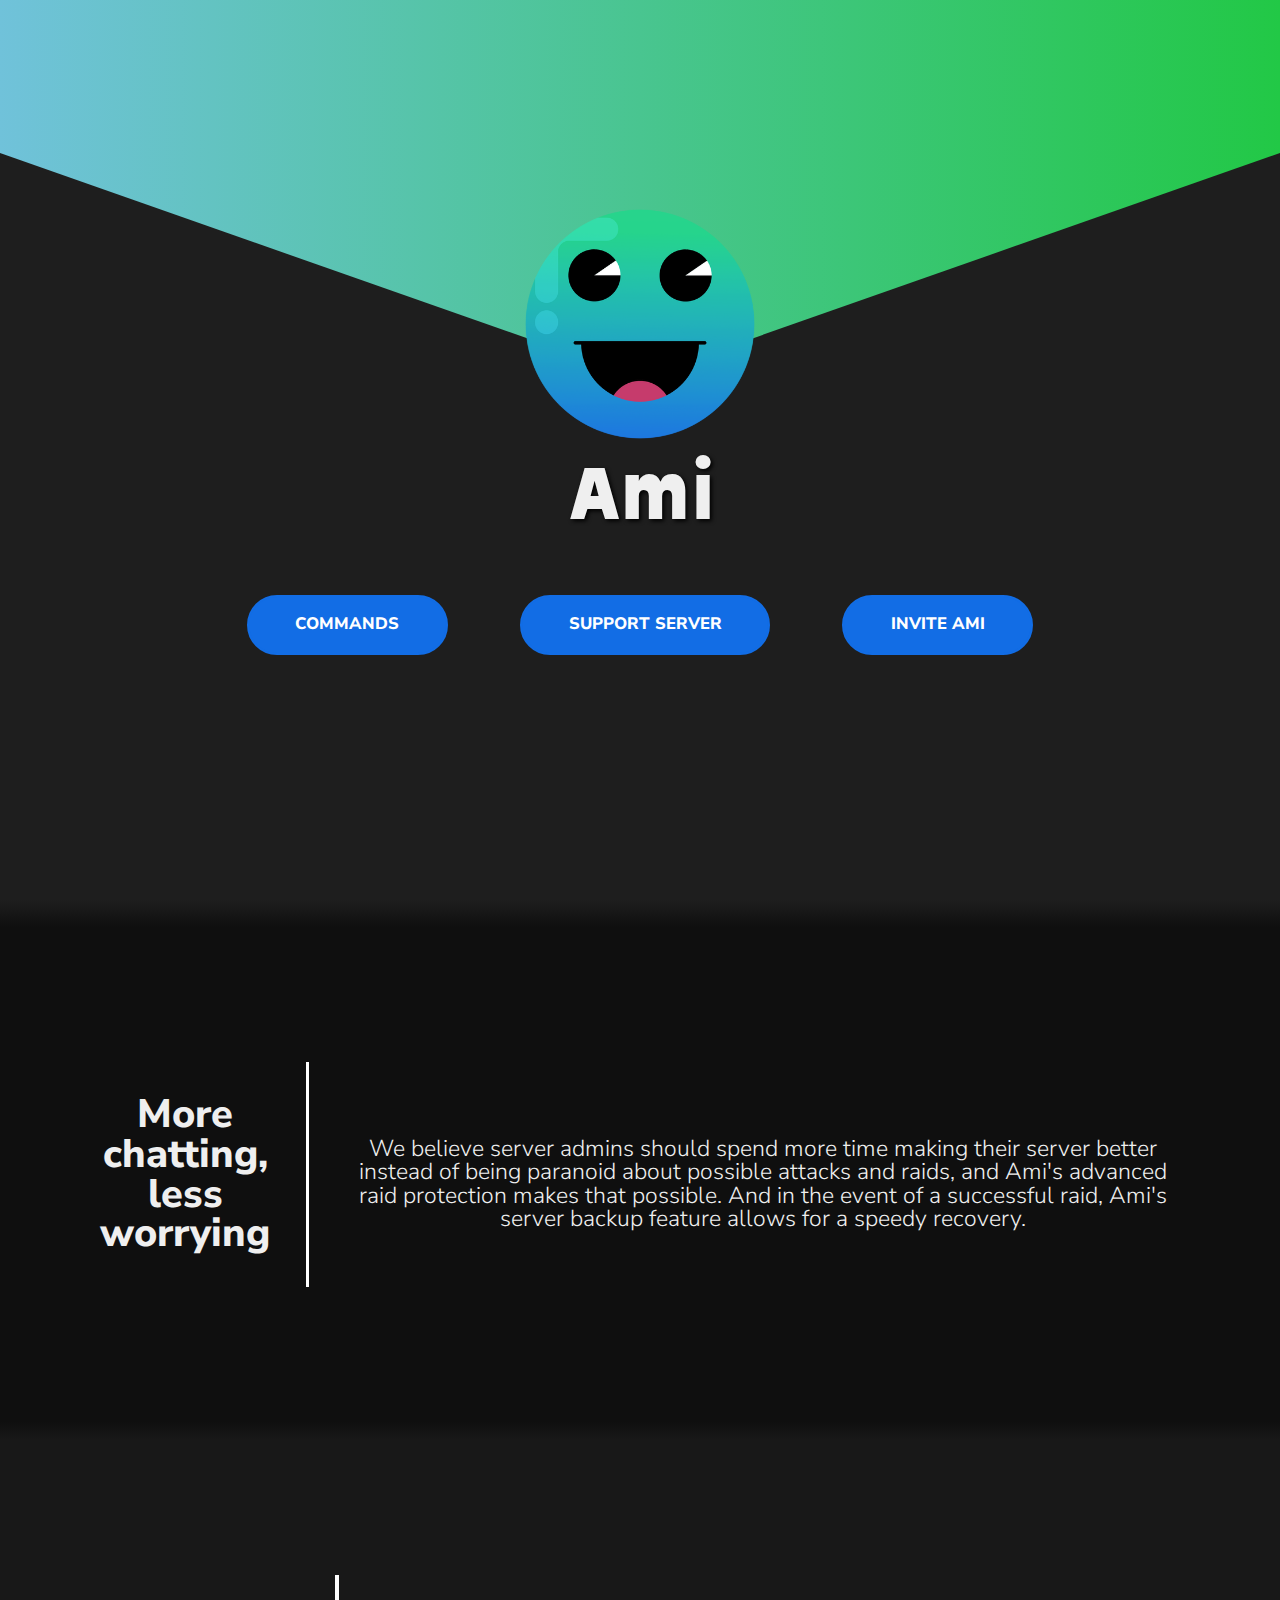
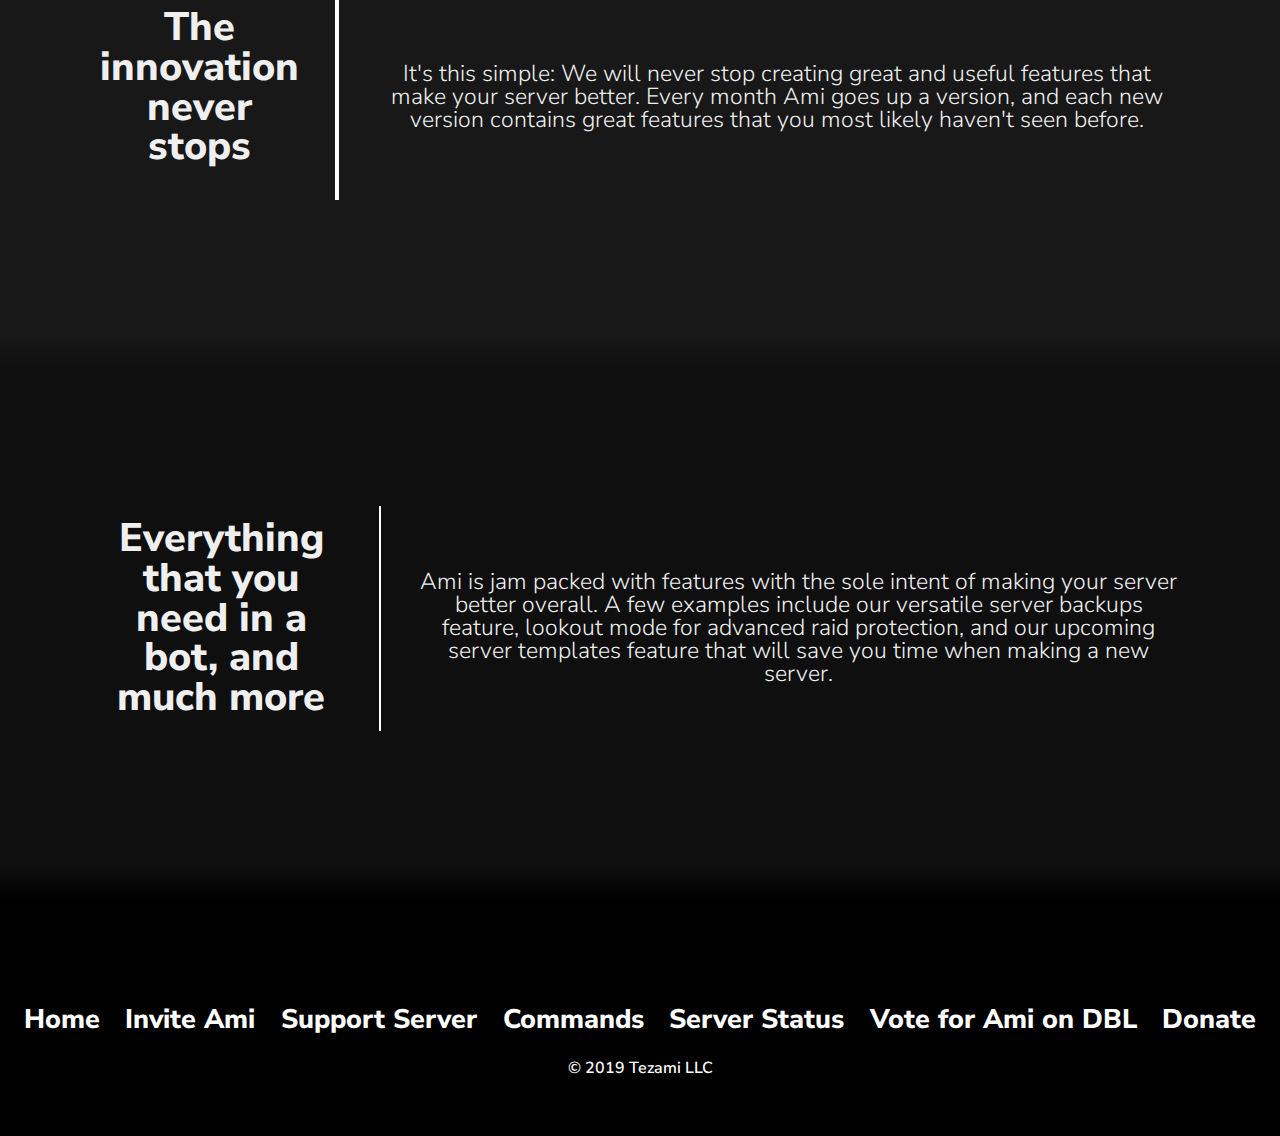
<file: index.html>
<!DOCTYPE HTML>
<html>
<head>
  <title>Ami Discord Bot</title>
  <meta name="viewport" content="width=device-width, initial-scale=1">
  <link rel="shortcut icon" href="ami_logo.png">
  <link rel="stylesheet" href="first.css">
  <meta name="author" content="Topik">
  <meta name="keywords" content="Ami, Ami Discord, Discord bot, Discord, Enzo, Topik">
  <meta name="theme-color" content="#0f0f0f">
  <meta name="description" content="Ami is a one of a kind multipurpose Discord bot that fits all your needs and will look out for raids, play music, backup your server, and more.">
  <meta property="og:title" content="Ami | Your Server, Better">
  <meta property="og:description" content="Ami is a one of a kind multipurpose Discord bot that fits all your needs and will look out for raids, play music, backup your server, and more.">
  <meta property="og:image" content="https://www.amidiscord.me/ami_logo.png">
  <meta property="og:url" content="https://www.amidiscord.me">
  <meta property="twitter:title" content="Ami | Your Server, Better">
  <meta property="twitter:description" content="Ami is a one of a kind multipurpose Discord bot that fits all your needs and will look out for raids, play music, backup your server, and more.">
  <meta property="twitter:image" content="https://www.amidiscord.me/ami_logo.png">
  <meta name="google" content="notranslate">
</head>
<script>
var serverCountVar = document.getElementById('serverCount')
var serverCountVar = document.getElementById("upvoteCount");
fetch('https://api.amidiscord.me/stats')
  .then(function(response) {
    return response.json();
  })
.then(function(respJSON) {
  console.log(respJSON)
  serverCount.innerHTML = respJSON.server_count +' Servers'
  upvoteCount.innerHTML = respJSON.points + ' Upvotes'
})
.catch(function(err) {
  console.error(err)
})
</script>

<body>
<div class="upperF">
  <div class="gradientOne">
    <div class="statsDiv">
      <div id="serverCount" class="statsDisplay"></div>
      <a href="/vote"><div id="upvoteCount" class="statsDisplay linearHover"></div></a>
    </div>
    <div class="triangle triangle-1"></div>
    <div class="triangle triangle-0"></div>
  </div>
  <img src="ami_logo.png" class="nodrag amilogo"></img>
  <h1 class="firstTitle">Ami</h1>
  <div class="sbs">
    <a href="/commands" class="nodecor"><button class="laserBtn vzb">Commands</button></a>
    <a href="/support" class="nodecor"><button class="laserBtn vzb">Support Server</button></a>
    <a href="/invite" class="nodecor"><button class="laserBtn vzb">Invite Ami</button></a>
  </div>
</div>
<div class="linearGradOne"></div>
<div class="firstF">
  <div class="paddingDivF">
        <h1 class="featureHeader">More chatting, less worrying</h1>
        <div class="underlinePadding"></div>
        <div class="featureUnderline"></div>
        <div class="underlinePadding"></div>
        <h3 class="featureDescription">We believe server admins should spend more time making their server better instead of being paranoid about possible attacks and raids, and Ami's advanced raid protection makes that possible.  And in the event of a successful raid, Ami's server backup feature allows for a speedy recovery.</h3>
  </div>
</div>
<div class="linearGradTwo"></div>
<div class="secondF">
    <div class="paddingDivF">
      <h1 class="featureHeader">The innovation never stops</h1>
      <div class="underlinePadding"></div>
      <div class="featureUnderline"></div>
      <div class="underlinePadding"></div>
      <h3 class="featureDescription">It's this simple: We will never stop creating great and useful features that make your server better.  Every month Ami goes up a version, and each new version contains great features that you most likely haven't seen before.</h3>
  </div>
</div>
<div class="linearGradThree"></div>
<div class="thirdF">
    <div class="paddingDivF">
      <h1 class="featureHeader">Everything that you need in a bot, and much more</h1>
      <div class="underlinePadding"></div>
      <div class="featureUnderline"></div>
      <div class="underlinePadding"></div>
      <h3 class="featureDescription">Ami is jam packed with features with the sole intent of making your server better overall.  A few examples include our versatile server backups feature, lookout mode for advanced raid protection, and our upcoming server templates feature that will save you time when making a new server.</h3>
  </div>
</div>
<div class="linearGradFour"></div>
<div class="footer nodecor">
  <div class="bigFooterDiv">
    <div class="footerTextDiv">
      <a href="/"><h2 class="footerText">Home</h2></a>
      <a href="/invite"><h2 class="footerText">Invite Ami</h2></a>
      <a href="/support"><h2 class="footerText">Support Server</h2></a>
      <a href="/commands"><h2 class="footerText">Commands</h2></a>
      <a href="/status"><h2 class="footerText">Server Status</h2></a>
      <a href="/vote"><h2 class="footerText">Vote for Ami on DBL</h2></a>
      <a href="/donate"><h2 class="footerText">Donate</h2></a>
    </div>
    <p class="copyrightP">&copy; 2019 Tezami LLC</p>
  </div>
</div>
</body>
<!-- Global site tag (gtag.js) - Google Analytics -->
<script async src="https://www.googletagmanager.com/gtag/js?id=UA-113475752-11"></script>
<script>
  window.dataLayer = window.dataLayer || [];
  function gtag(){dataLayer.push(arguments);}
  gtag('js', new Date());

  gtag('config', 'UA-113475752-11');
</script>
</html>
</file>
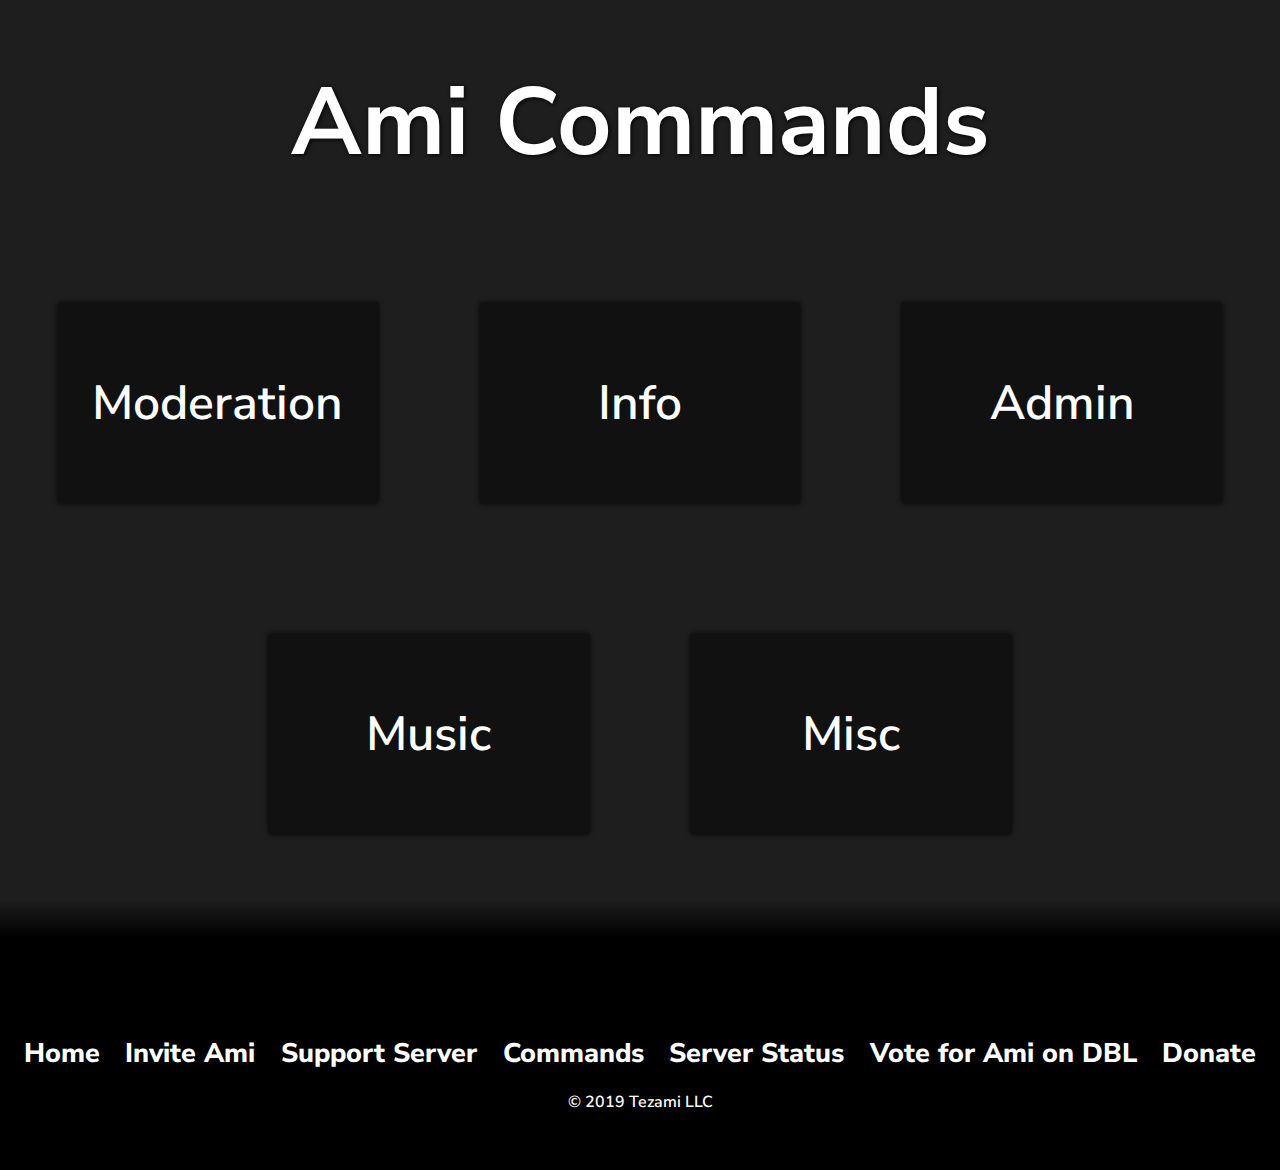
<file: commands.html>
<!DOCTYPE HTML>
<html>
<head>
  <title>Ami Commands</title>
  <meta name="viewport" content="width=device-width, initial-scale=1">
  <link rel="shortcut icon" href="ami_logo.png">
  <link rel="stylesheet" href="second.css">
  <meta name="description" content="Ami Commands">
  <meta name="author" content="Topik">
  <meta name="keywords" content="Ami, Ami Discord, Discord bot, Discord, Enzo, Topik">
  <meta name="theme-color" content="#0f0f0f">
  <meta name="description" content="Fun documentation for how to use Ami and its various unique features.">
  <meta name="author" content="Topik">
  <meta name="keywords" content="Ami, Ami Discord, Discord bot, Discord, Enzo, Topik">
  <meta name="theme-color" content="#0f0f0f">
  <meta property="og:title" content="Ami Commands">
  <meta property="og:description" content="Fun documentation for how to use Ami and its various unique features.">
  <meta property="og:image" content="https://www.amidiscord.me/ami_logo.png">
  <meta property="og:url" content="https://www.amidiscord.me/commands">
  <meta property="twitter:title" content="Ami Commands">
  <meta property="twitter:description" content="Fun documentation for how to use Ami and its various unique features.">
  <meta property="twitter:image" content="https://www.amidiscord.me/ami_logo.png">
  <meta name="google" content="notranslate">
</head>
<body>
<div class="mainDiv">
  <h1 class="commandTitle">Ami Commands
    <!-- <div class="key">
      <a href="https://docs.amidiscord.me" class="keyHeader nodecor">Click here for detailed documenation</a>
    </div>
  -->
  </h1>
  <a href="/commands/moderation" class="nodecor cButton">Moderation</a
  ><a href="/commands/info" class="nodecor cButton">Info</a
  ><a href="/commands/admin" class="nodecor cButton">Admin</a
  ><a href="/commands/music" class="nodecor cButton">Music</a
  ><a href="/commands/misc" class="nodecor cButton">Misc</a>
</div>
<div class="middlePaddingDiv"></div>
<div class="linearGradFour"></div>
<div class="footer nodecor">
    <div class="bigFooterDiv">
      <div class="footerTextDiv">
        <a href="/"><h2 class="footerText">Home</h2></a>
        <a href="/invite"><h2 class="footerText">Invite Ami</h2></a>
        <a href="/support"><h2 class="footerText">Support Server</h2></a>
        <a href="/commands"><h2 class="footerText">Commands</h2></a>
        <a href="/status"><h2 class="footerText">Server Status</h2></a>
        <a href="/vote"><h2 class="footerText">Vote for Ami on DBL</h2></a>
        <a href="/donate"><h2 class="footerText">Donate</h2></a>
      </div>
      <p class="copyrightP">&copy; 2019 Tezami LLC</p>
    </div>
  </div>

</body>
<!-- Global site tag (gtag.js) - Google Analytics -->
<script async src="https://www.googletagmanager.com/gtag/js?id=UA-113475752-11"></script>
<script>
  window.dataLayer = window.dataLayer || [];
  function gtag(){dataLayer.push(arguments);}
  gtag('js', new Date());

  gtag('config', 'UA-113475752-11');
</script>
</html>
</file>
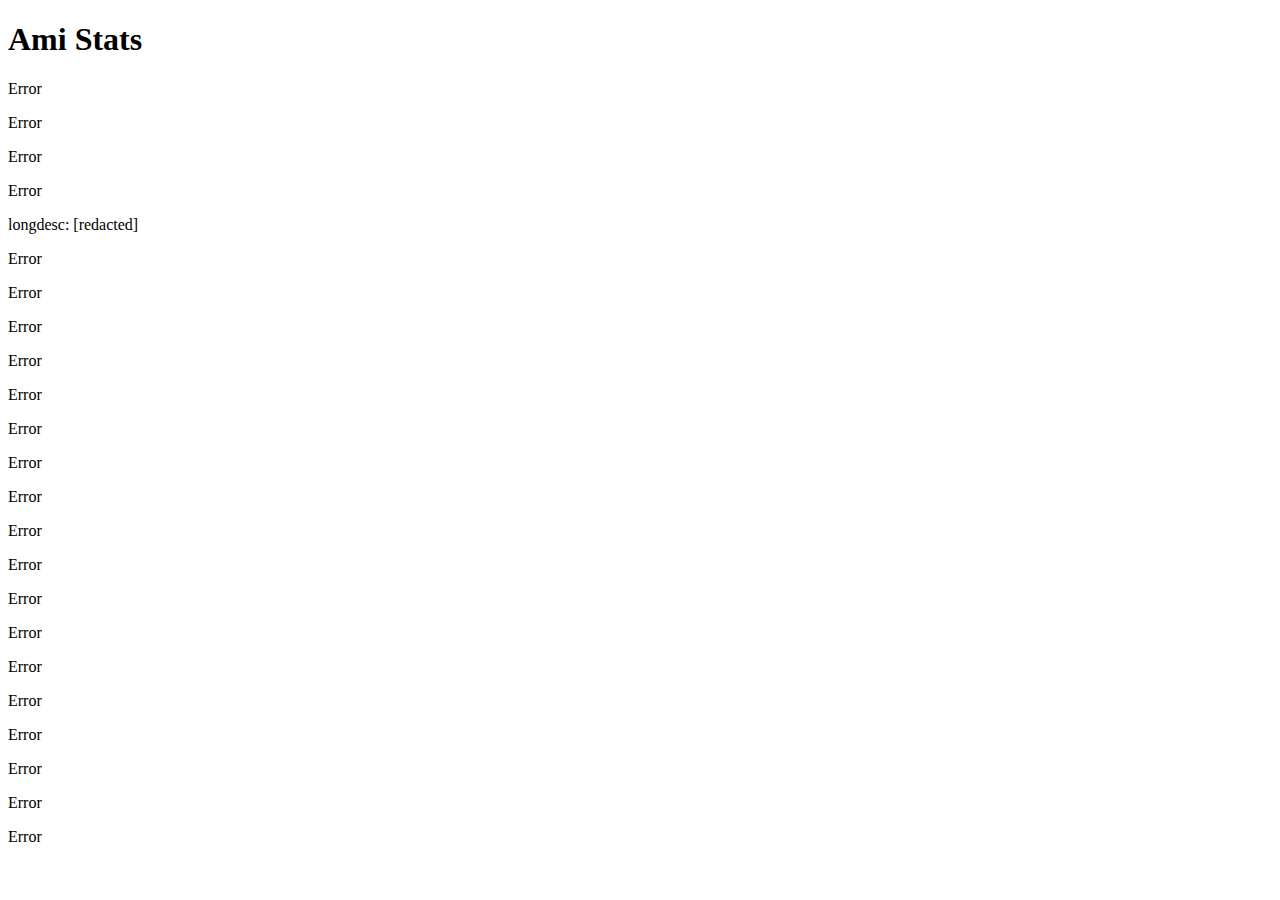
<file: stats.html>
<!DOCTYPE HTML>
<html>
<head>
<title>Ami Stats</title>
</head>
<body>
  <h1>Ami Stats</h1>
  <p id="defAvatar">Error</p>
  <p id="invite">Error</p>
  <p id="website">Error</p>
  <p id="support">Error</p>
  <p id="longdesc">longdesc: [redacted]</p>
  <p id="shortdesc">Error</p>
  <p id="prefix">Error</p>
  <p id="lib">Error</p>
  <p id="clientid">Error</p>
  <p id="avatar">Error</p>
  <p id="id">Error</p>
  <p id="discriminator">Error</p>
  <p id="username">Error</p>
  <p id="date">Error</p>
  <p id="server_count">Error</p>
  <p id="guilds">Error</p>
  <p id="shards">Error</p>
  <p id="monthlyPoints">Error</p>
  <p id="points">Error</p>
  <p id="certifiedBot">Error</p>
  <p id="owners">Error</p>
  <p id="tags">Error</p>
  <p id="donatebotguildid">Error</p>
</body>
<script>
  var defAvatar = document.getElementById('defAvatar')
  var invite = document.getElementById("invite");
  var website = document.getElementById("website");
  var support = document.getElementById("support");
  var shortdesc = document.getElementById("shortdesc");
  var prefix = document.getElementById("prefix");
  var lib = document.getElementById("lib");
  var clientid = document.getElementById("clientid");
  var avatar = document.getElementById("avatar");
  var id = document.getElementById("id");
  var discriminator = document.getElementById("discriminator");
  var username = document.getElementById("username");
  var date = document.getElementById("date");
  var server_count = document.getElementById("server_count");
  var guilds = document.getElementById("guilds");
  var shards = document.getElementById("shards");
  var monthlyPoints = document.getElementById("monthlyPoints");
  var points = document.getElementById("points");
  var certifiedBot = document.getElementById("certifiedBot");
  var owners = document.getElementById("owners");
  var tags = document.getElementById("tags");
  var donatebotguildid = document.getElementById("donatebotguildid");
  fetch('https://api.amidiscord.me/stats')
    .then(function(response) {
      return response.json();
    })
  .then(function(respJSON) {
    console.log(respJSON)
    defAvatar.innerHTML = 'defAvatar: ' + respJSON.defAvatar
    invite.innerHTML = 'invite: ' + respJSON.invite
    website.innerHTML = 'website: ' + respJSON.website
    support.innerHTML = 'support: discord.gg/' + respJSON.support
    shortdesc.innerHTML = 'shortdesc: ' + respJSON.shortdesc
    prefix.innerHTML = 'prefix: ' + respJSON.prefix
    lib.innerHTML = 'lib: ' + respJSON.lib
    clientid.innerHTML = 'clientid: ' + respJSON.clientid
    avatar.innerHTML = 'avatar: ' + respJSON.avatar
    id.innerHTML = 'id: ' + respJSON.id
    discriminator.innerHTML = 'discriminator: ' + respJSON.discriminator
    username.innerHTML = 'username: ' + respJSON.username
    date.innerHTML = 'date: ' + respJSON.date
    server_count.innerHTML = 'server_count: ' + respJSON.server_count
    guilds.innerHTML = 'guilds: ' + respJSON.guilds
    shards.innerHTML = 'shards: ' + respJSON.shards
    monthlyPoints.innerHTML = 'monthlyPoints: ' + respJSON.monthlyPoints
    points.innerHTML = 'points: ' + respJSON.points
    certifiedBot.innerHTML = 'certifiedBot: ' + respJSON.certifiedBot
    owners.innerHTML = 'owners: ' + respJSON.owners
    tags.innerHTML = 'tags: ' + respJSON.tags
    donatebotguildid.innerHTML = 'donatebotguildid: ' + respJSON.donatebotguildid
  })
  .catch(function(err) {
    console.error(err)
  })
</script>
</html>
</file>
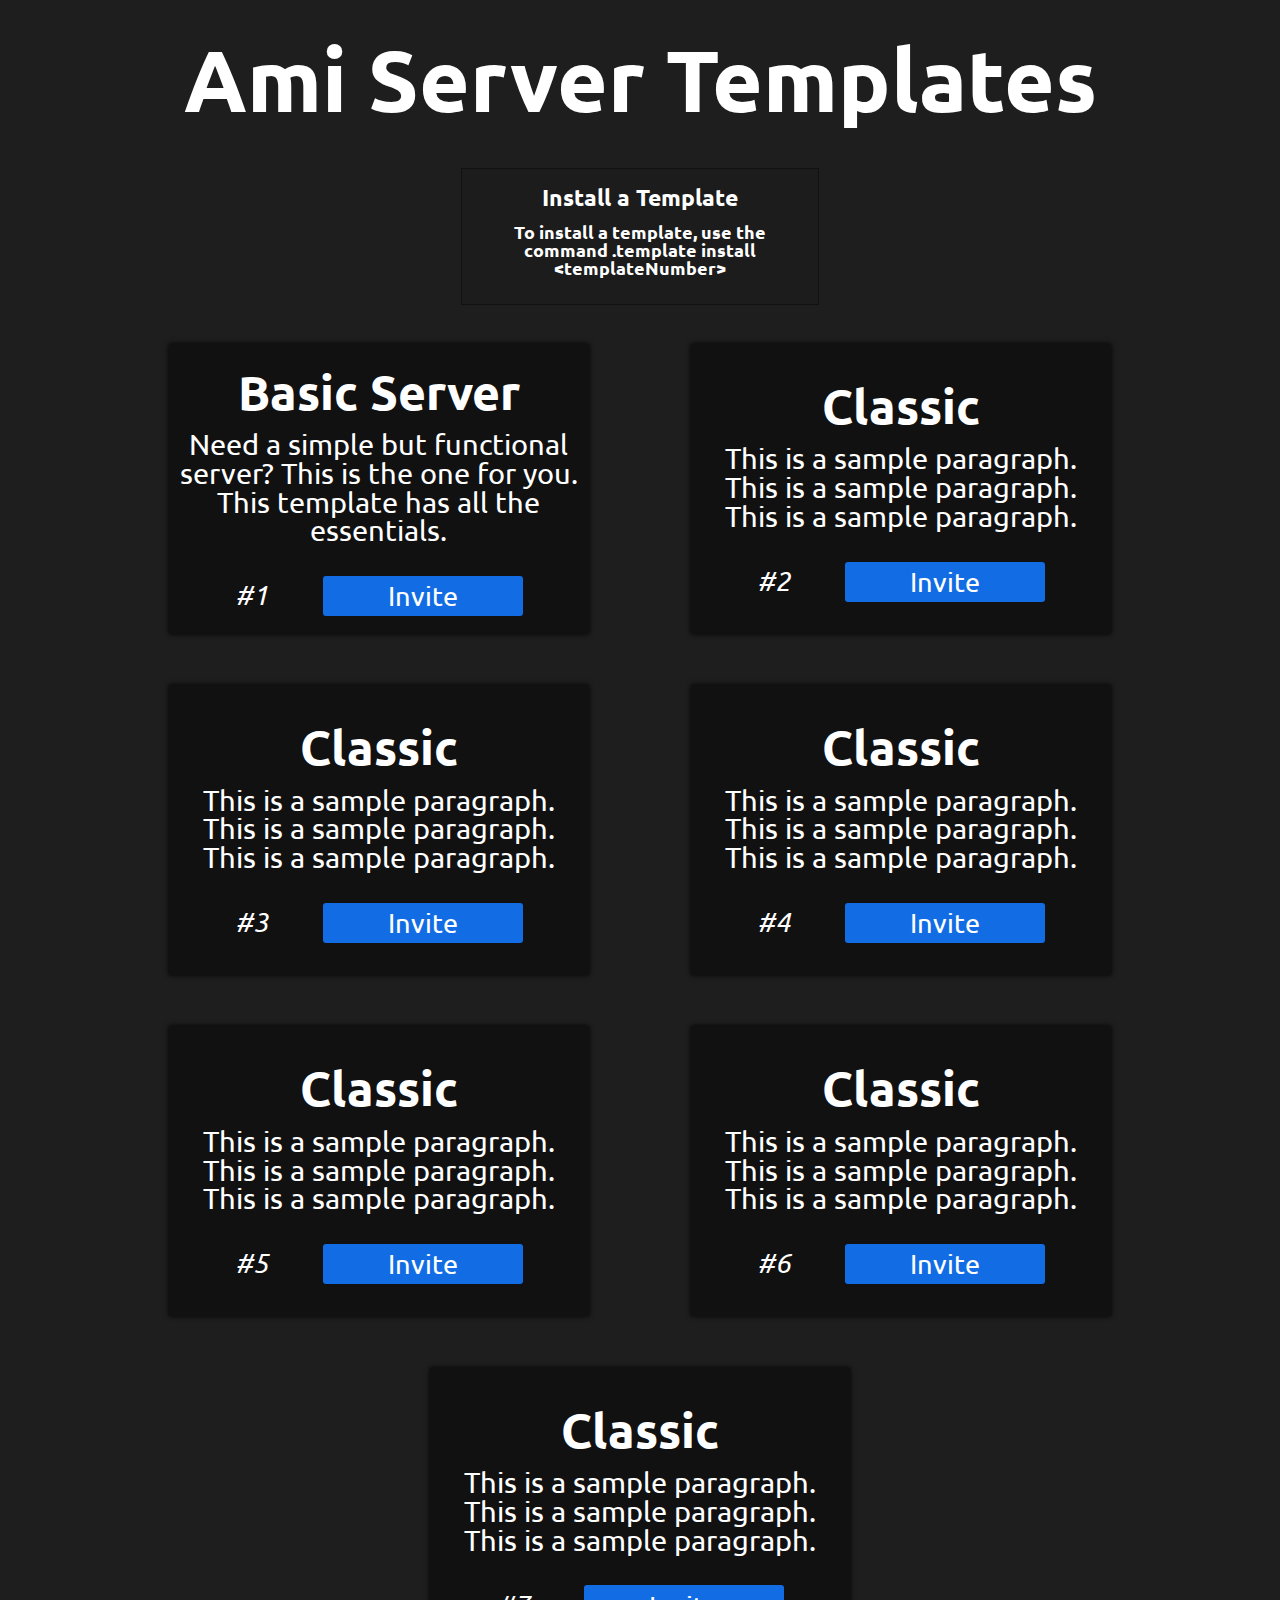
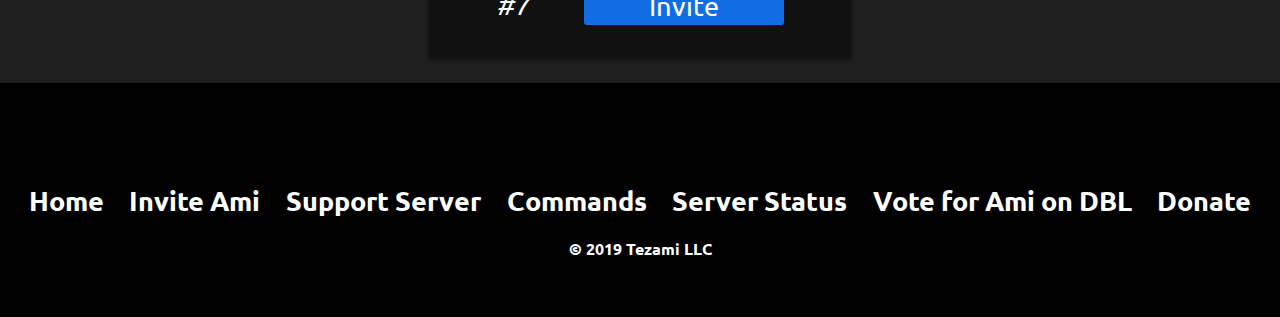
<file: templates.html>
<!DOCTYPE HTML>
<html>
<head>
  <title>Ami Server Templates</title>
  <meta name="viewport" content="width=device-width, initial-scale=1">
  <link rel="shortcut icon" href="/ami_logo.png">
  <link rel="stylesheet" href="fourth.css">
  <meta name="description" content="Ami Server Templates">
  <meta name="author" content="Topik">
  <meta name="keywords" content="Ami, Ami Discord, Discord bot, Discord, Enzo, Topik">
  <meta name="theme-color" content="#0f0f0f">
  <meta name="description" content="Templates that you can add to your Discord server through Ami.">
  <meta name="author" content="Topik">
  <meta name="keywords" content="Ami, Ami Discord, Discord bot, Discord, Enzo, Topik">
  <meta name="theme-color" content="#0f0f0f">
  <meta property="og:title" content="Ami Server Templates">
  <meta property="og:description" content="Templates that you can add to your Discord server through Ami.">
  <meta property="og:image" content="https://www.amidiscord.me/ami_logo.png">
  <meta property="og:url" content="https://www.amidiscord.me/templates">
  <meta property="twitter:title" content="Ami Server Templates">
  <meta property="twitter:description" content="Templates that you can add to your Discord server through Ami.">
  <meta property="twitter:image" content="https://www.amidiscord.me/ami_logo.png">
  <meta name="google" content="notranslate">
</head>
<body>
  <div class="mainDiv">
    <h1 class="commandTitle">Ami Server Templates
      <div class="key">
        <p class="keyHeader">Install a Template</p>
        <p class="keyMain">To install a template, use the command .template install &lt;templateNumber&gt;</p>
      </div>
    </h1>
    <div class="nodecor cButton">
      <div class="wrappingDivOne">
        <a class="cButtonTitle">Basic Server</a>
        <a class="cButtonDesc">Need a simple but functional server?  This is the one for you.  This template has all the essentials.</a>
        <div class="bottomWrapperDiv">
          <p class="templateTag">#1</p>
          <a class="viewMoreButton" href="/templates/uno">
            <p class="">Invite</p>
          </a>
        </div>
      </div>
    </div>
    <div class="nodecor cButton">
      <div class="wrappingDivOne">
        <a class="cButtonTitle">Classic</a>
        <a class="cButtonDesc">This is a sample paragraph.  This is a sample paragraph.  This is a sample paragraph.</a>
        <div class="bottomWrapperDiv">
          <p class="templateTag">#2</p>
          <a class="viewMoreButton" href="/templates/uno">
            <p class="">Invite</p>
          </a>
        </div>
      </div>
    </div>
    <div class="nodecor cButton">
      <div class="wrappingDivOne">
        <a class="cButtonTitle">Classic</a>
        <a class="cButtonDesc">This is a sample paragraph.  This is a sample paragraph.  This is a sample paragraph.</a>
        <div class="bottomWrapperDiv">
          <p class="templateTag">#3</p>
          <a class="viewMoreButton" href="/templates/uno">
            <p class="">Invite</p>
          </a>
        </div>
      </div>
    </div>
    <div class="nodecor cButton">
      <div class="wrappingDivOne">
        <a class="cButtonTitle">Classic</a>
        <a class="cButtonDesc">This is a sample paragraph.  This is a sample paragraph.  This is a sample paragraph.</a>
        <div class="bottomWrapperDiv">
          <p class="templateTag">#4</p>
          <a class="viewMoreButton" href="/templates/uno">
            <p class="">Invite</p>
          </a>
        </div>
      </div>
    </div>
    <div class="nodecor cButton">
      <div class="wrappingDivOne">
        <a class="cButtonTitle">Classic</a>
        <a class="cButtonDesc">This is a sample paragraph.  This is a sample paragraph.  This is a sample paragraph.</a>
        <div class="bottomWrapperDiv">
          <p class="templateTag">#5</p>
          <a class="viewMoreButton" href="/templates/uno">
            <p class="">Invite</p>
          </a>
        </div>
      </div>
    </div>
    <div class="nodecor cButton">
      <div class="wrappingDivOne">
        <a class="cButtonTitle">Classic</a>
        <a class="cButtonDesc">This is a sample paragraph.  This is a sample paragraph.  This is a sample paragraph.</a>
        <div class="bottomWrapperDiv">
          <p class="templateTag">#6</p>
          <a class="viewMoreButton" href="/templates/uno">
            <p class="">Invite</p>
          </a>
        </div>
      </div>
    </div>
    <div class="nodecor cButton">
      <div class="wrappingDivOne">
        <a class="cButtonTitle">Classic</a>
        <a class="cButtonDesc">This is a sample paragraph.  This is a sample paragraph.  This is a sample paragraph.</a>
        <div class="bottomWrapperDiv">
          <p class="templateTag">#7</p>
          <a class="viewMoreButton" href="/templates/uno">
            <p class="">Invite</p>
          </a>
        </div>
      </div>
    </div>
  </div>
  <div class="middlePaddingDiv"></div>
  <div class="linearGradFive"></div>
  <div class="footer nodecor">
    <div class="bigFooterDiv">
      <div class="footerTextDiv">
        <a href="/"><h2 class="footerText">Home</h2></a>
        <a href="/invite"><h2 class="footerText">Invite Ami</h2></a>
        <a href="/support"><h2 class="footerText">Support Server</h2></a>
        <a href="/commands"><h2 class="footerText">Commands</h2></a>
        <a href="/status"><h2 class="footerText">Server Status</h2></a>
        <a href="/vote"><h2 class="footerText">Vote for Ami on DBL</h2></a>
        <a href="/donate"><h2 class="footerText">Donate</h2></a>
      </div>
      <p class="copyrightP">&copy; 2019 Tezami LLC</p>
    </div>
  </div>
</body>
<!-- Global site tag (gtag.js) - Google Analytics -->
<script async src="https://www.googletagmanager.com/gtag/js?id=UA-113475752-11"></script>
<script>
  window.dataLayer = window.dataLayer || [];
  function gtag(){dataLayer.push(arguments);}
  gtag('js', new Date());

  gtag('config', 'UA-113475752-11');
</script>
</html>
</file>
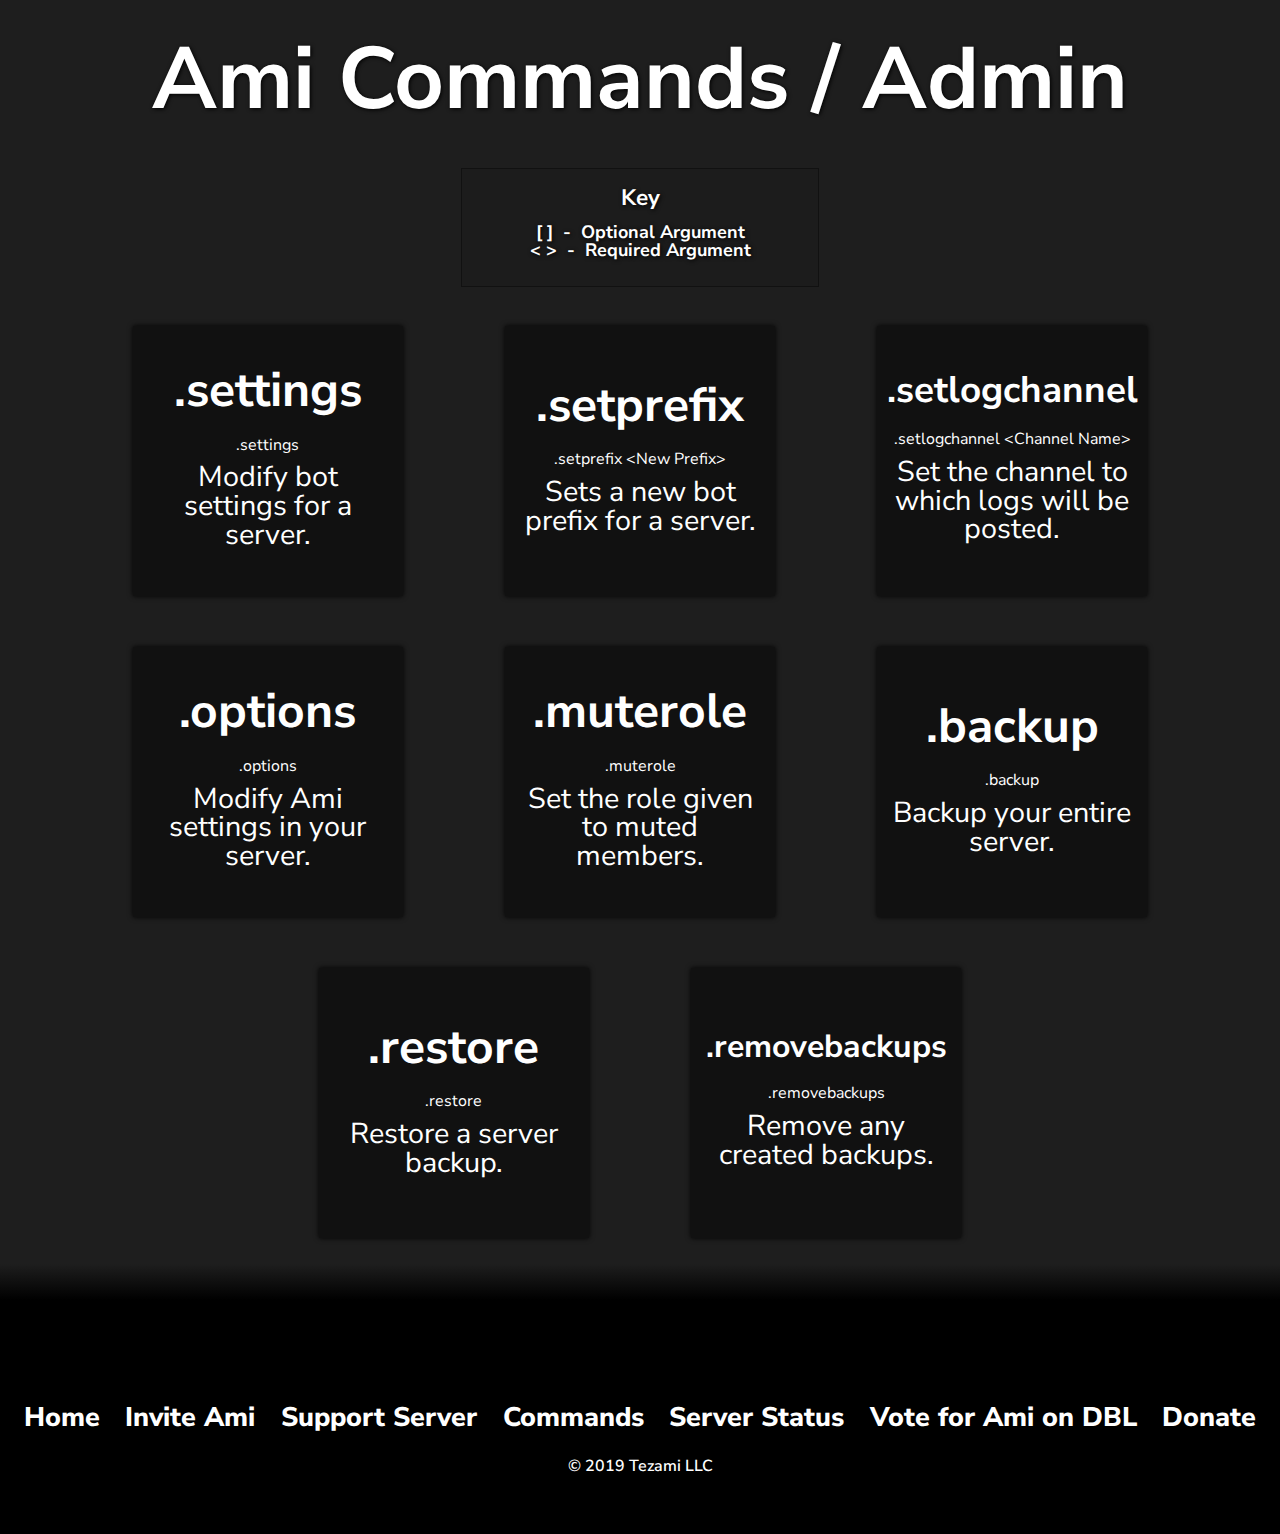
<file: commands/admin.html>
<!DOCTYPE HTML>
<html>
<head>
  <title>Ami Admin Commands</title>
  <meta name="viewport" content="width=device-width, initial-scale=1">
  <link rel="shortcut icon" href="/ami_logo.png">
  <link rel="stylesheet" href="third.css">
  <meta name="description" content="Ami Admin Commands">
  <meta name="author" content="Topik">
  <meta name="keywords" content="Ami, Ami Discord, Discord bot, Discord, Enzo, Topik">
  <meta name="theme-color" content="#0f0f0f">
  <meta name="description" content="Documentation for Ami's information commands.">
  <meta name="author" content="Topik">
  <meta name="keywords" content="Ami, Ami Discord, Discord bot, Discord, Enzo, Topik">
  <meta name="theme-color" content="#0f0f0f">
  <meta property="og:title" content="Ami Information Commands">
  <meta property="og:description" content="Documentation for Ami's admin commands.">
  <meta property="og:image" content="https://www.amidiscord.me/ami_logo.png">
  <meta property="og:url" content="https://www.amidiscord.me/commands/admin">
  <meta property="twitter:title" content="Ami Admin Commands">
  <meta property="twitter:description" content="Documentation for Ami's admin commands.">
  <meta property="twitter:image" content="https://www.amidiscord.me/ami_logo.png">
  <meta name="google" content="notranslate">
</head>
<body>
  <div class="mainDiv">
    <h1 class="commandTitle"><a href="/commands" class="nodecorOne">Ami Commands</a> / Admin
      <div class="key">
        <p class="keyHeader">Key</p>
        <p class="keyMain">[ ] &nbsp;-&nbsp; Optional Argument <br> &lt; &gt; &nbsp;-&nbsp; Required Argument</p>
      </div>
    </h1>
    <div class="nodecor cButton"><div class="wrappingDivOne"><a class="cButtonTitle">.settings</a><a class="cButtonUsage">.settings</a><a class="cButtonDesc">Modify bot settings for a server.</a></div></div>
    <div class="nodecor cButton"><div class="wrappingDivOne"><a class="cButtonTitle">.setprefix</a><a class="cButtonUsage">.setprefix &lt;New Prefix&gt;</a><a class="cButtonDesc">Sets a new bot prefix for a server.</a></div></div>
    <div class="nodecor cButton"><div class="wrappingDivOne"><a class="cButtonTitle cChannelClassTwo">.setlogchannel</a><a class="cButtonUsage">.setlogchannel &lt;Channel Name&gt;</a><a class="cButtonDesc">Set the channel to which logs will be posted.</a></div></div>
    <div class="nodecor cButton"><div class="wrappingDivOne"><a class="cButtonTitle">.options</a><a class="cButtonUsage">.options</a><a class="cButtonDesc">Modify Ami settings in your server.</a></div></div>
    <div class="nodecor cButton"><div class="wrappingDivOne"><a class="cButtonTitle">.muterole</a><a class="cButtonUsage">.muterole</a><a class="cButtonDesc">Set the role given to muted members.</a></div></div>
    <div class="nodecor cButton"><div class="wrappingDivOne"><a class="cButtonTitle">.backup</a><a class="cButtonUsage">.backup</a><a class="cButtonDesc">Backup your entire server.</a></div></div>
    <div class="nodecor cButton"><div class="wrappingDivOne"><a class="cButtonTitle">.restore</a><a class="cButtonUsage">.restore</a><a class="cButtonDesc">Restore a server backup.</a></div></div>
    <div class="nodecor cButton"><div class="wrappingDivOne"><a class="cButtonTitle cChannelClass">.removebackups</a><a class="cButtonUsage">.removebackups</a><a class="cButtonDesc">Remove any created backups.</a></div></div>
  </div>
  <div class="middlePaddingDiv"></div>
  <div class="linearGradFive"></div>
  <div class="footer nodecor">
    <div class="bigFooterDiv">
      <div class="footerTextDiv">
        <a href="/"><h2 class="footerText">Home</h2></a>
        <a href="/invite"><h2 class="footerText">Invite Ami</h2></a>
        <a href="/support"><h2 class="footerText">Support Server</h2></a>
        <a href="/commands"><h2 class="footerText">Commands</h2></a>
        <a href="/status"><h2 class="footerText">Server Status</h2></a>
        <a href="/vote"><h2 class="footerText">Vote for Ami on DBL</h2></a>
        <a href="/donate"><h2 class="footerText">Donate</h2></a>
      </div>
      <p class="copyrightP">&copy; 2019 Tezami LLC</p>
    </div>
  </div>
</body>
<!-- Global site tag (gtag.js) - Google Analytics -->
<script async src="https://www.googletagmanager.com/gtag/js?id=UA-113475752-11"></script>
<script>
  window.dataLayer = window.dataLayer || [];
  function gtag(){dataLayer.push(arguments);}
  gtag('js', new Date());

  gtag('config', 'UA-113475752-11');
</script>
</html>
</file>
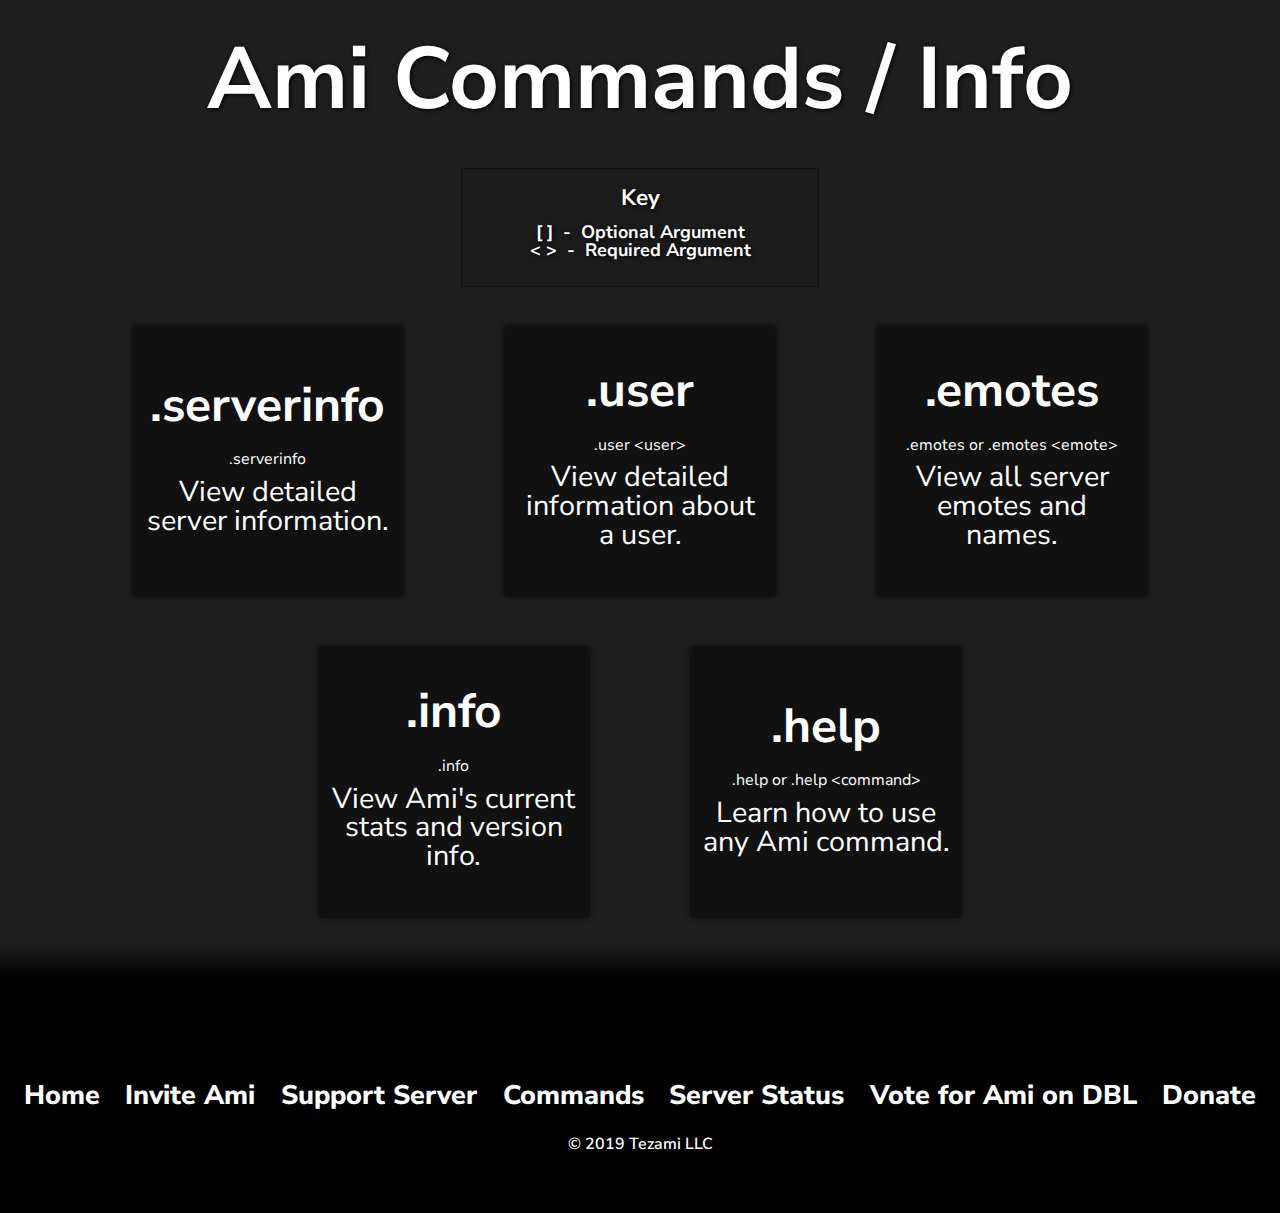
<file: commands/info.html>
<!DOCTYPE HTML>
<html>
<head>
  <title>Ami Info Commands</title>
  <meta name="viewport" content="width=device-width, initial-scale=1">
  <link rel="shortcut icon" href="/ami_logo.png">
  <link rel="stylesheet" href="third.css">
  <meta name="description" content="Ami Information Commands">
  <meta name="author" content="Topik">
  <meta name="keywords" content="Ami, Ami Discord, Discord bot, Discord, Enzo, Topik">
  <meta name="theme-color" content="#0f0f0f">
  <meta name="description" content="Documentation for Ami's information commands.">
  <meta name="author" content="Topik">
  <meta name="keywords" content="Ami, Ami Discord, Discord bot, Discord, Enzo, Topik">
  <meta name="theme-color" content="#0f0f0f">
  <meta property="og:title" content="Ami Information Commands">
  <meta property="og:description" content="Documentation for Ami's information commands.">
  <meta property="og:image" content="https://www.amidiscord.me/ami_logo.png">
  <meta property="og:url" content="https://www.amidiscord.me/commands/information">
  <meta property="twitter:title" content="Ami Information Commands">
  <meta property="twitter:description" content="Documentation for Ami's information commands.">
  <meta property="twitter:image" content="https://www.amidiscord.me/ami_logo.png">
  <meta name="google" content="notranslate">
</head>
<body>
  <div class="mainDiv">
    <h1 class="commandTitle"><a href="/commands" class="nodecorOne">Ami Commands</a> / Info
      <div class="key">
        <p class="keyHeader">Key</p>
        <p class="keyMain">[ ] &nbsp;-&nbsp; Optional Argument <br> &lt; &gt; &nbsp;-&nbsp; Required Argument</p>
      </div>
    </h1>
    <div class="nodecor cButton"><div class="wrappingDivOne"><a class="cButtonTitle">.serverinfo</a><a class="cButtonUsage">.serverinfo</a><a class="cButtonDesc">View detailed server information.</a></div></div>
    <div class="nodecor cButton"><div class="wrappingDivOne"><a class="cButtonTitle">.user</a><a class="cButtonUsage">.user &lt;user&gt;</a><a class="cButtonDesc">View detailed information about a user.</a></div></div>
    <div class="nodecor cButton"><div class="wrappingDivOne"><a class="cButtonTitle">.emotes</a><a class="cButtonUsage">.emotes or .emotes &lt;emote&gt;</a><a class="cButtonDesc">View all server emotes and names.</a></div></div>
    <div class="nodecor cButton"><div class="wrappingDivOne"><a class="cButtonTitle">.info</a><a class="cButtonUsage">.info</a><a class="cButtonDesc">View Ami's current stats and version info.</a></div></div>
    <div class="nodecor cButton"><div class="wrappingDivOne"><a class="cButtonTitle">.help</a><a class="cButtonUsage">.help or .help &lt;command&gt;</a><a class="cButtonDesc">Learn how to use any Ami command.</a></div></div>
  </div>
  <div class="middlePaddingDiv"></div>
  <div class="linearGradFive"></div>
  <div class="footer nodecor">
    <div class="bigFooterDiv">
      <div class="footerTextDiv">
        <a href="/"><h2 class="footerText">Home</h2></a>
        <a href="/invite"><h2 class="footerText">Invite Ami</h2></a>
        <a href="/support"><h2 class="footerText">Support Server</h2></a>
        <a href="/commands"><h2 class="footerText">Commands</h2></a>
        <a href="/status"><h2 class="footerText">Server Status</h2></a>
        <a href="/vote"><h2 class="footerText">Vote for Ami on DBL</h2></a>
        <a href="/donate"><h2 class="footerText">Donate</h2></a>
      </div>
      <p class="copyrightP">&copy; 2019 Tezami LLC</p>
    </div>
  </div>
</body>
<!-- Global site tag (gtag.js) - Google Analytics -->
<script async src="https://www.googletagmanager.com/gtag/js?id=UA-113475752-11"></script>
<script>
  window.dataLayer = window.dataLayer || [];
  function gtag(){dataLayer.push(arguments);}
  gtag('js', new Date());

  gtag('config', 'UA-113475752-11');
</script>
</html>
</file>
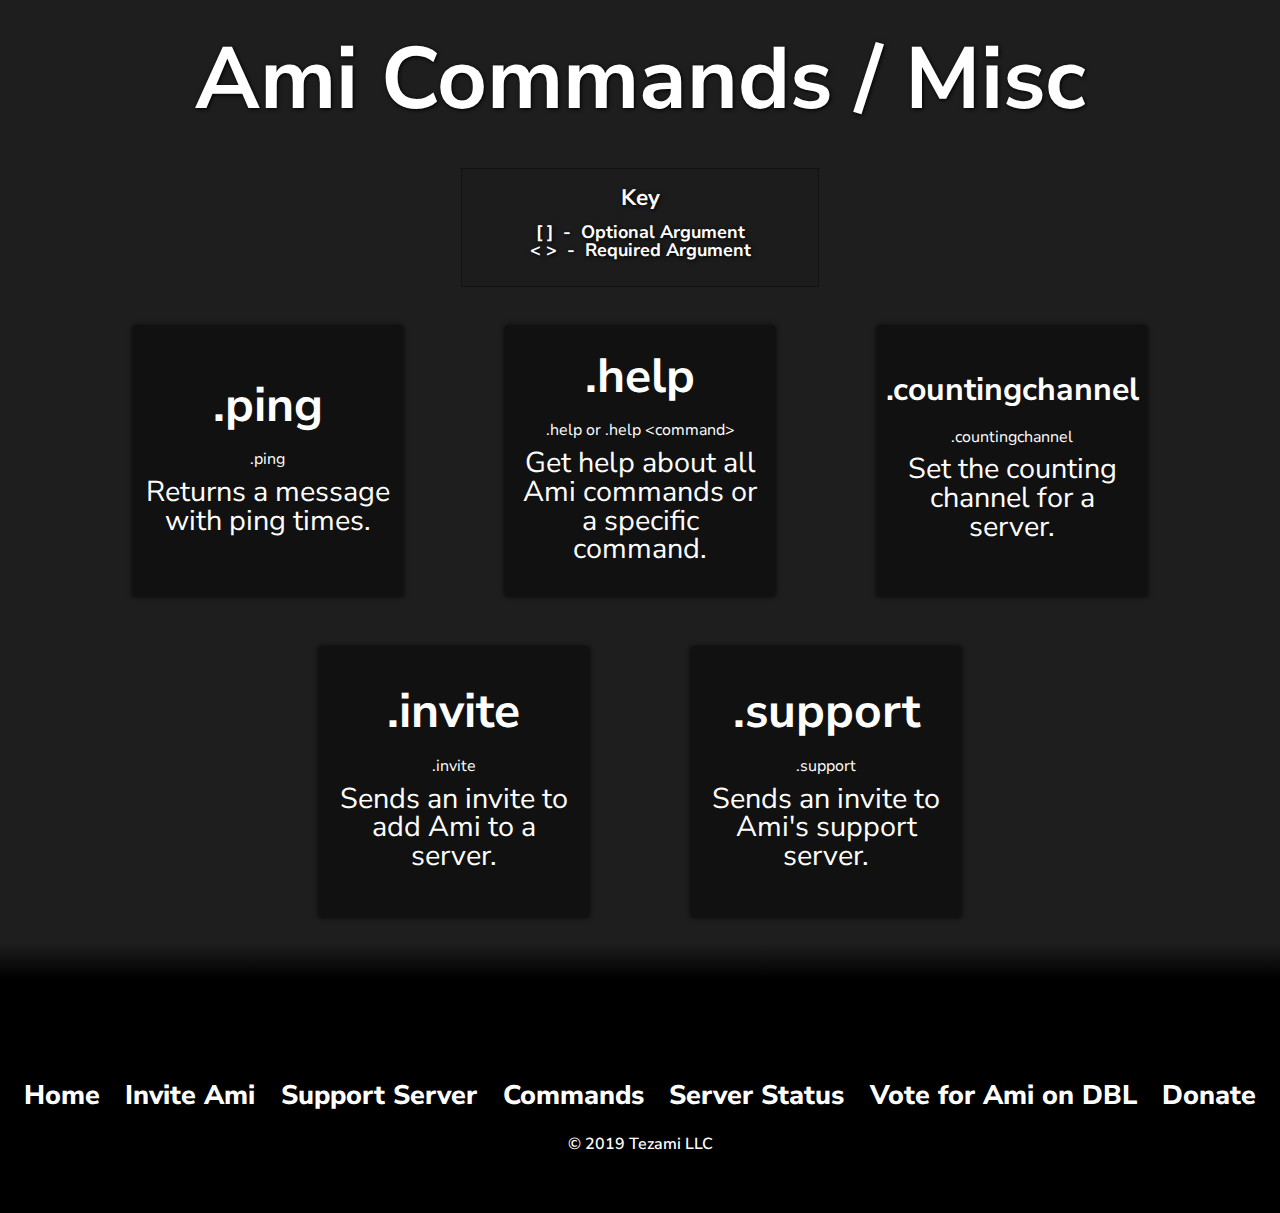
<file: commands/misc.html>
<!DOCTYPE HTML>
<html>
<head>
  <title>Ami Misc Commands</title>
  <meta name="viewport" content="width=device-width, initial-scale=1">
  <link rel="shortcut icon" href="/ami_logo.png">
  <link rel="stylesheet" href="third.css">
  <meta name="description" content="Ami Miscellaneous Commands">
  <meta name="author" content="Topik">
  <meta name="keywords" content="Ami, Ami Discord, Discord bot, Discord, Enzo, Topik">
  <meta name="theme-color" content="#0f0f0f">
  <meta name="description" content="Documentation for Ami's miscellaneous commands.">
  <meta name="author" content="Topik">
  <meta name="keywords" content="Ami, Ami Discord, Discord bot, Discord, Enzo, Topik">
  <meta name="theme-color" content="#0f0f0f">
  <meta property="og:title" content="Ami Miscellaneous Commands">
  <meta property="og:description" content="Documentation for Ami's miscellaneous commands.">
  <meta property="og:image" content="https://www.amidiscord.me/ami_logo.png">
  <meta property="og:url" content="https://www.amidiscord.me/commands/misc">
  <meta property="twitter:title" content="Ami Miscellaneous Commands">
  <meta property="twitter:description" content="Documentation for Ami's miscellaneous commands.">
  <meta property="twitter:image" content="https://www.amidiscord.me/ami_logo.png">
  <meta name="google" content="notranslate">
</head>
<body>
  <div class="mainDiv">
    <h1 class="commandTitle"><a href="/commands" class="nodecorOne">Ami Commands</a> / Misc
      <div class="key">
        <p class="keyHeader">Key</p>
        <p class="keyMain">[ ] &nbsp;-&nbsp; Optional Argument <br> &lt; &gt; &nbsp;-&nbsp; Required Argument</p>
      </div>
    </h1>
    <div class="nodecor cButton"><div class="wrappingDivOne"><a class="cButtonTitle">.ping</a><a class="cButtonUsage">.ping</a><a class="cButtonDesc">Returns a message with ping times.</a></div></div>
    <div class="nodecor cButton"><div class="wrappingDivOne"><a class="cButtonTitle">.help</a><a class="cButtonUsage">.help or .help &lt;command&gt;</a><a class="cButtonDesc">Get help about all Ami commands or a specific command.</a></div></div>
    <div class="nodecor cButton"><div class="wrappingDivOne"><a class="cButtonTitle cChannelClass">.countingchannel</a><a class="cButtonUsage">.countingchannel</a><a class="cButtonDesc">Set the counting channel for a server.</a></div></div>
    <div class="nodecor cButton"><div class="wrappingDivOne"><a class="cButtonTitle">.invite</a><a class="cButtonUsage">.invite</a><a class="cButtonDesc">Sends an invite to add Ami to a server.</a></div></div>
    <div class="nodecor cButton"><div class="wrappingDivOne"><a class="cButtonTitle">.support</a><a class="cButtonUsage">.support</a><a class="cButtonDesc">Sends an invite to Ami's support server.</a></div></div>
  </div>
  <div class="middlePaddingDiv"></div>
  <div class="linearGradFive"></div>
  <div class="footer nodecor">
    <div class="bigFooterDiv">
      <div class="footerTextDiv">
        <a href="/"><h2 class="footerText">Home</h2></a>
        <a href="/invite"><h2 class="footerText">Invite Ami</h2></a>
        <a href="/support"><h2 class="footerText">Support Server</h2></a>
        <a href="/commands"><h2 class="footerText">Commands</h2></a>
        <a href="/status"><h2 class="footerText">Server Status</h2></a>
        <a href="/vote"><h2 class="footerText">Vote for Ami on DBL</h2></a>
        <a href="/donate"><h2 class="footerText">Donate</h2></a>
      </div>
      <p class="copyrightP">&copy; 2019 Tezami LLC</p>
    </div>
  </div>
</body>
<!-- Global site tag (gtag.js) - Google Analytics -->
<script async src="https://www.googletagmanager.com/gtag/js?id=UA-113475752-11"></script>
<script>
  window.dataLayer = window.dataLayer || [];
  function gtag(){dataLayer.push(arguments);}
  gtag('js', new Date());

  gtag('config', 'UA-113475752-11');
</script>
</html>
</file>
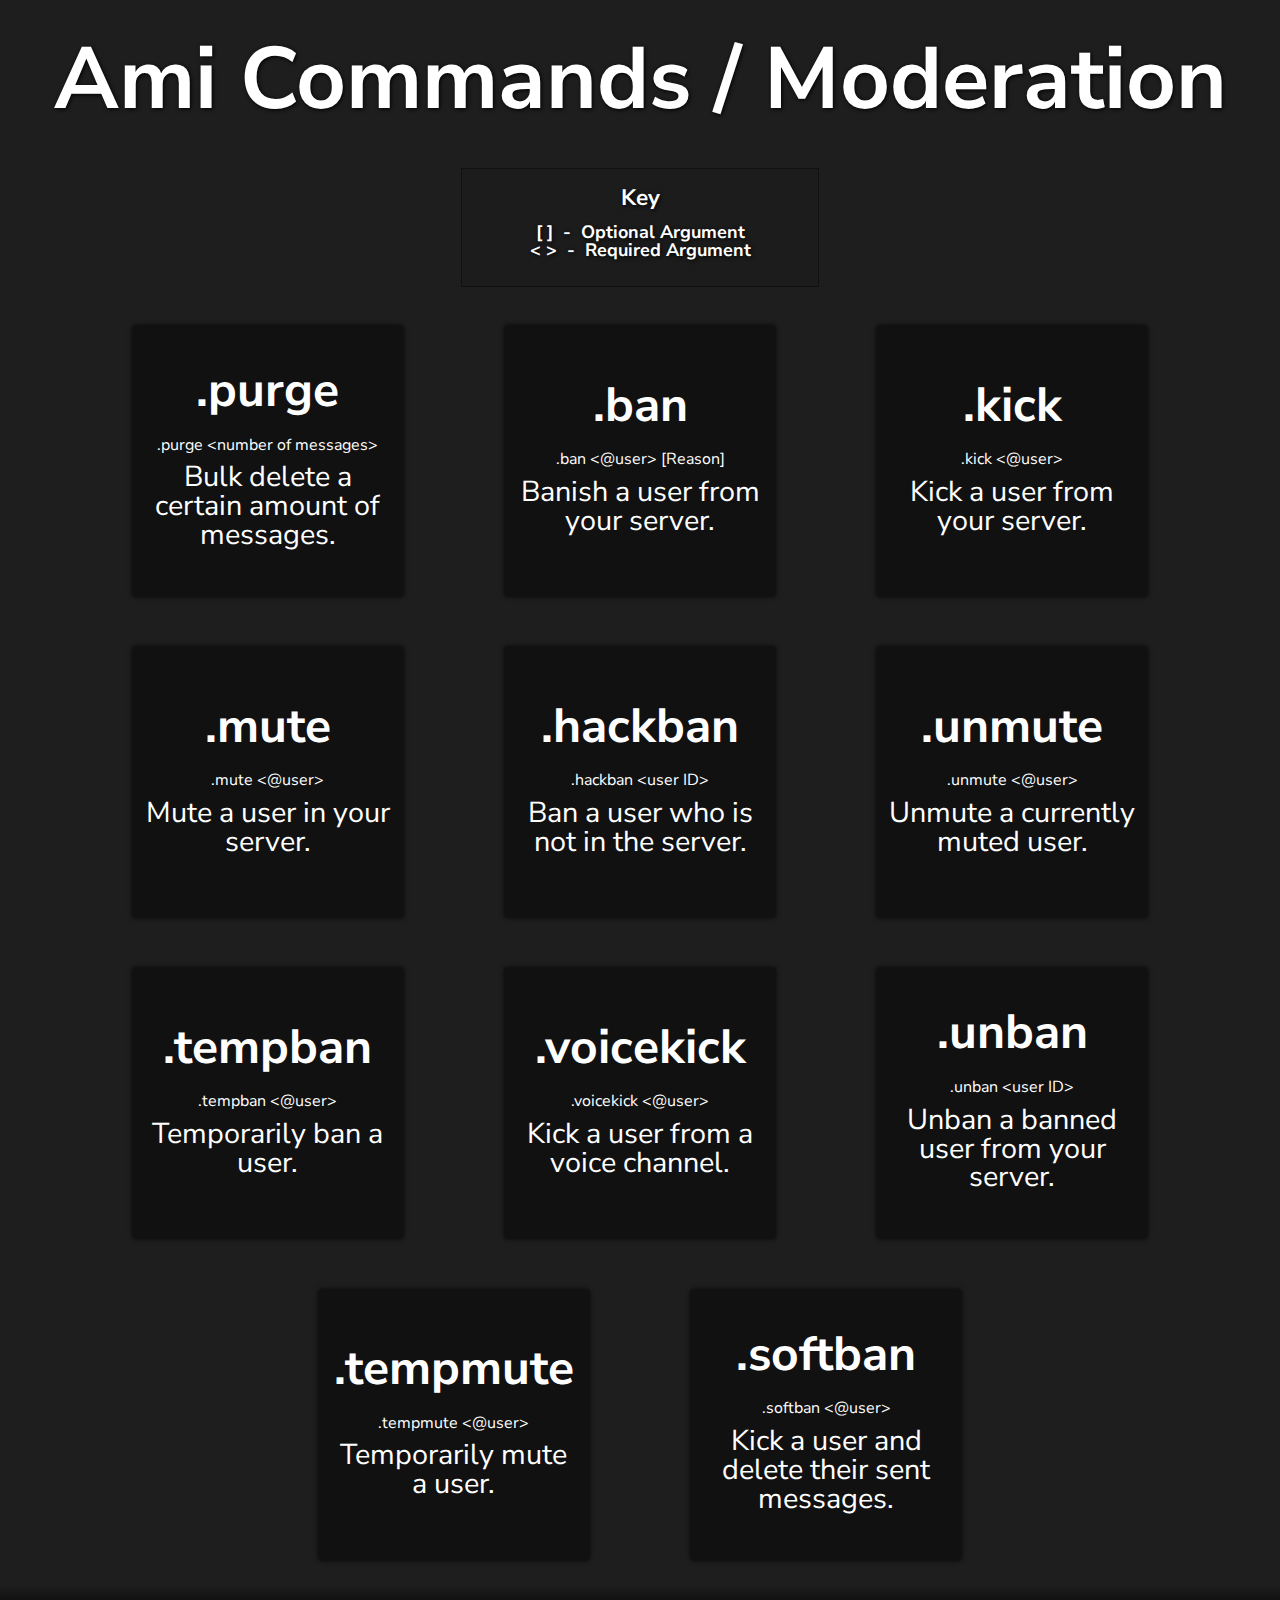
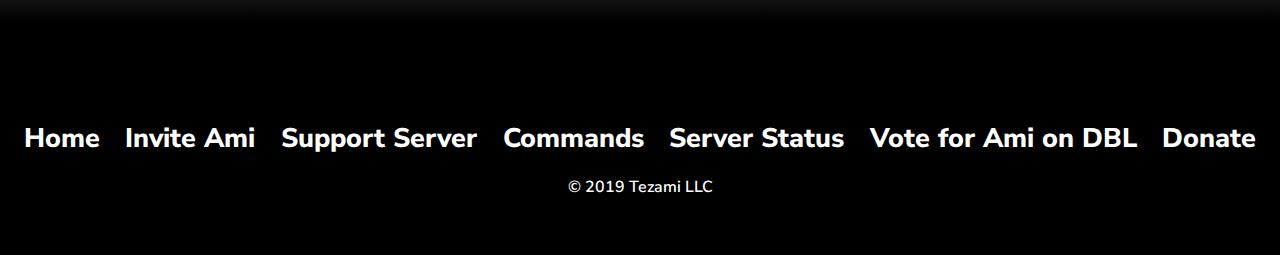
<file: commands/moderation.html>
<!DOCTYPE HTML>
<html>
<head>
  <title>Ami Mod Commands</title>
  <meta name="viewport" content="width=device-width, initial-scale=1">
  <link rel="shortcut icon" href="/ami_logo.png">
  <link rel="stylesheet" href="third.css">
  <meta name="description" content="Ami Moderation Commands">
  <meta name="author" content="Topik">
  <meta name="keywords" content="Ami, Ami Discord, Discord bot, Discord, Enzo, Topik">
  <meta name="theme-color" content="#0f0f0f">
  <meta name="description" content="Documentation for Ami's moderation commands.">
  <meta name="author" content="Topik">
  <meta name="keywords" content="Ami, Ami Discord, Discord bot, Discord, Enzo, Topik">
  <meta name="theme-color" content="#0f0f0f">
  <meta property="og:title" content="Ami Moderation Commands">
  <meta property="og:description" content="Documentation for Ami's moderation commands.">
  <meta property="og:image" content="https://www.amidiscord.me/ami_logo.png">
  <meta property="og:url" content="https://www.amidiscord.me/commands/moderation">
  <meta property="twitter:title" content="Ami Moderation Commands">
  <meta property="twitter:description" content="Documentation for Ami's moderation commands.">
  <meta property="twitter:image" content="https://www.amidiscord.me/ami_logo.png">
  <meta name="google" content="notranslate">
</head>
<body>
  <div class="mainDiv">
    <h1 class="commandTitle"><a href="/commands" class="nodecorOne">Ami Commands</a> / Moderation
      <div class="key">
        <p class="keyHeader">Key</p>
        <p class="keyMain">[ ] &nbsp;-&nbsp; Optional Argument <br> < > &nbsp;-&nbsp; Required Argument</p>
      </div>
    </h1>
    <div class="nodecor cButton"><div class="wrappingDivOne"><a class="cButtonTitle">.purge</a><a class="cButtonUsage">.purge &lt;number of messages&gt;</a><a class="cButtonDesc">Bulk delete a certain amount of messages.</a></div></div>
    <div class="nodecor cButton"><div class="wrappingDivOne"><a class="cButtonTitle">.ban</a><a class="cButtonUsage">.ban &lt;@user&gt; [Reason]</a><a class="cButtonDesc">Banish a user from your server.</a></div></div>
    <div class="nodecor cButton"><div class="wrappingDivOne"><a class="cButtonTitle">.kick</a><a class="cButtonUsage">.kick &lt;@user&gt;</a><a class="cButtonDesc">Kick a user from your server.</a></div></div>
    <div class="nodecor cButton"><div class="wrappingDivOne"><a class="cButtonTitle">.mute</a><a class="cButtonUsage">.mute &lt;@user&gt;</a><a class="cButtonDesc">Mute a user in your server.</a></div></div>
    <div class="nodecor cButton"><div class="wrappingDivOne"><a class="cButtonTitle">.hackban</a><a class="cButtonUsage">.hackban &lt;user ID&gt;</a><a class="cButtonDesc">Ban a user who is not in the server.</a></div></div>
    <div class="nodecor cButton"><div class="wrappingDivOne"><a class="cButtonTitle">.unmute</a><a class="cButtonUsage">.unmute &lt;@user&gt;</a><a class="cButtonDesc">Unmute a currently muted user.</a></div></div>
    <div class="nodecor cButton"><div class="wrappingDivOne"><a class="cButtonTitle">.tempban</a><a class="cButtonUsage">.tempban &lt;@user&gt;</a><a class="cButtonDesc">Temporarily ban a user.</a></div></div>
    <div class="nodecor cButton"><div class="wrappingDivOne"><a class="cButtonTitle">.voicekick</a><a class="cButtonUsage">.voicekick &lt;@user&gt;</a><a class="cButtonDesc">Kick a user from a voice channel.</a></div></div>
    <div class="nodecor cButton"><div class="wrappingDivOne"><a class="cButtonTitle">.unban</a><a class="cButtonUsage">.unban &lt;user ID&gt;</a><a class="cButtonDesc">Unban a banned user from your server.</a></div></div>
    <div class="nodecor cButton"><div class="wrappingDivOne"><a class="cButtonTitle">.tempmute</a><a class="cButtonUsage">.tempmute &lt;@user&gt;</a><a class="cButtonDesc">Temporarily mute a user.</a></div></div>
    <div class="nodecor cButton"><div class="wrappingDivOne"><a class="cButtonTitle">.softban</a><a class="cButtonUsage">.softban &lt;@user&gt;</a><a class="cButtonDesc">Kick a user and delete their sent messages.</a></div></div>
  </div>
  <div class="middlePaddingDiv"></div>
  <div class="linearGradFive"></div>
  <div class="footer nodecor">
    <div class="bigFooterDiv">
      <div class="footerTextDiv">
        <a href="/"><h2 class="footerText">Home</h2></a>
        <a href="/invite"><h2 class="footerText">Invite Ami</h2></a>
        <a href="/support"><h2 class="footerText">Support Server</h2></a>
        <a href="/commands"><h2 class="footerText">Commands</h2></a>
        <a href="/status"><h2 class="footerText">Server Status</h2></a>
        <a href="/vote"><h2 class="footerText">Vote for Ami on DBL</h2></a>
        <a href="/donate"><h2 class="footerText">Donate</h2></a>
      </div>
      <p class="copyrightP">&copy; 2019 Tezami LLC</p>
    </div>
  </div>
</body>
<!-- Global site tag (gtag.js) - Google Analytics -->
<script async src="https://www.googletagmanager.com/gtag/js?id=UA-113475752-11" type="8374c9cc514e9e235b2e15c0-text/javascript"></script>
<script type="8374c9cc514e9e235b2e15c0-text/javascript">
  window.dataLayer = window.dataLayer || [];
  function gtag(){dataLayer.push(arguments);}
  gtag('js', new Date());

  gtag('config', 'UA-113475752-11');
</script>
<script src="https://ajax.cloudflare.com/cdn-cgi/scripts/cb7744ae/cloudflare-static/rocket-loader.min.js" data-cf-settings="8374c9cc514e9e235b2e15c0-|49" defer=""></script></html>
</file>
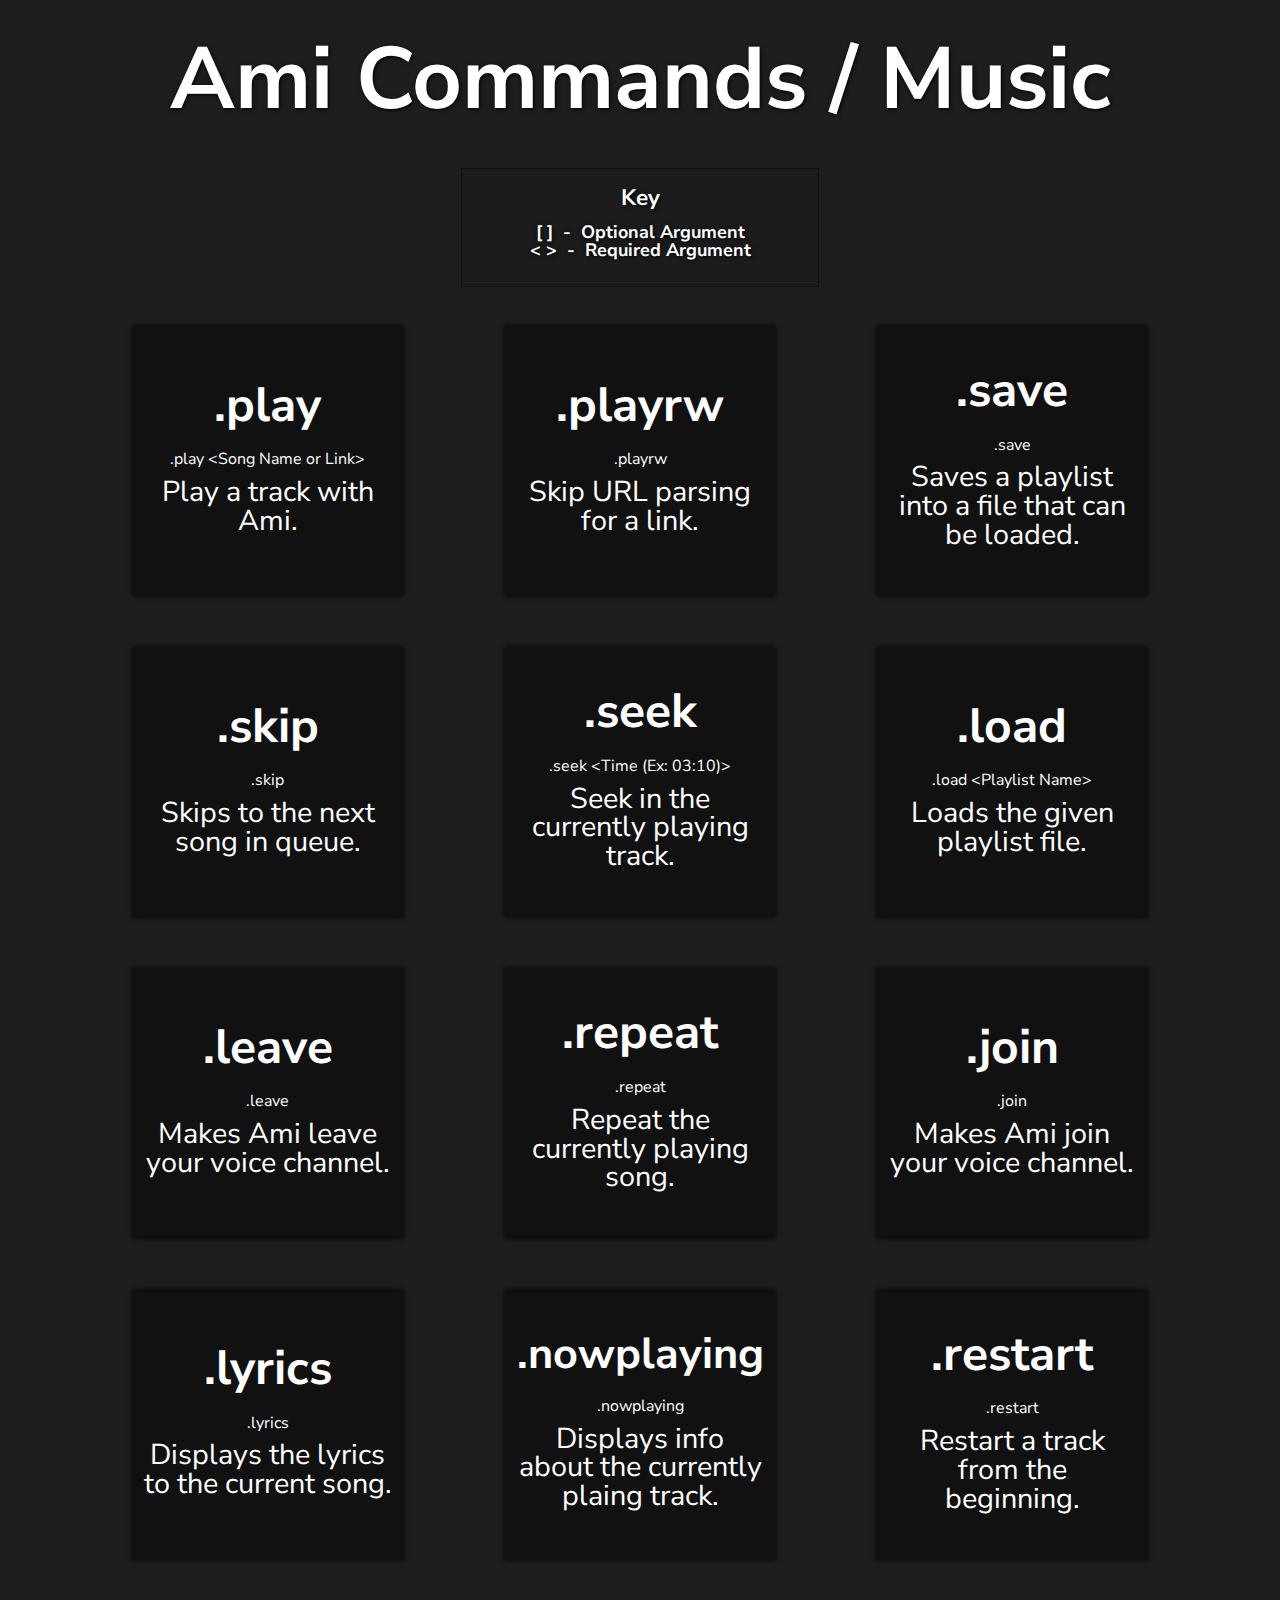
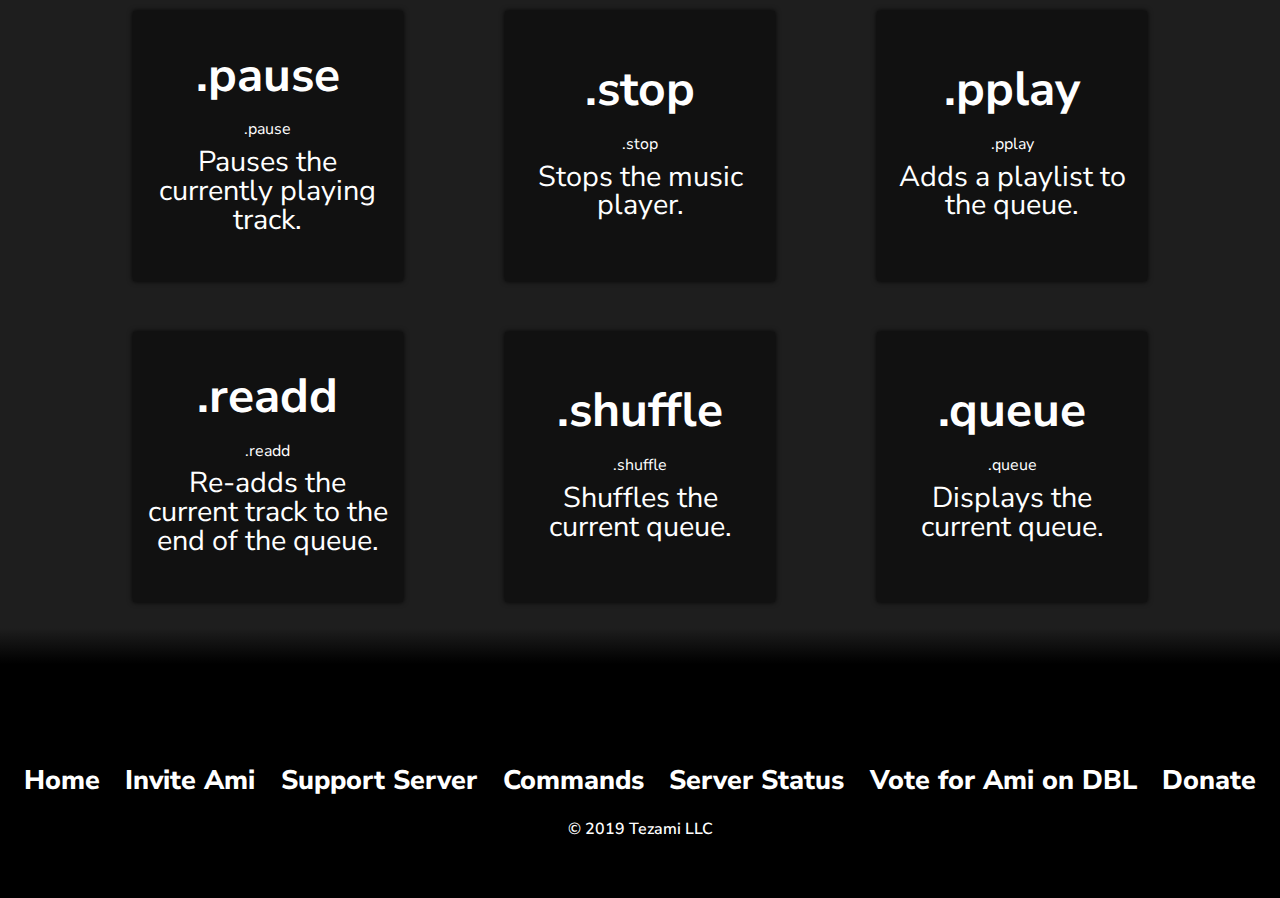
<file: commands/music.html>
<!DOCTYPE HTML>
<html>
<head>
  <title>Ami Music Commands</title>
  <meta name="viewport" content="width=device-width, initial-scale=1">
  <link rel="shortcut icon" href="/ami_logo.png">
  <link rel="stylesheet" href="third.css">
  <meta name="description" content="Ami Music Commands">
  <meta name="author" content="Topik">
  <meta name="keywords" content="Ami, Ami Discord, Discord bot, Discord, Enzo, Topik">
  <meta name="theme-color" content="#0f0f0f">
  <meta name="description" content="Documentation for Ami's music commands.">
  <meta name="author" content="Topik">
  <meta name="keywords" content="Ami, Ami Discord, Discord bot, Discord, Enzo, Topik">
  <meta name="theme-color" content="#0f0f0f">
  <meta property="og:title" content="Ami Music Commands">
  <meta property="og:description" content="Documentation for Ami's music commands.">
  <meta property="og:image" content="https://www.amidiscord.me/ami_logo.png">
  <meta property="og:url" content="https://www.amidiscord.me/commands/music">
  <meta property="twitter:title" content="Ami Admin Commands">
  <meta property="twitter:description" content="Documentation for Ami's music commands.">
  <meta property="twitter:image" content="https://www.amidiscord.me/ami_logo.png">
  <meta name="google" content="notranslate">
</head>
<body>
  <div class="mainDiv">
    <h1 class="commandTitle"><a href="/commands" class="nodecorOne">Ami Commands</a> / Music
      <div class="key">
        <p class="keyHeader">Key</p>
        <p class="keyMain">[ ] &nbsp;-&nbsp; Optional Argument <br> &lt; &gt; &nbsp;-&nbsp; Required Argument</p>
      </div>
    </h1>
    <div class="nodecor cButton"><div class="wrappingDivOne"><a class="cButtonTitle">.play</a><a class="cButtonUsage">.play &lt;Song Name or Link&gt;</a><a class="cButtonDesc">Play a track with Ami.</a></div></div>
    <div class="nodecor cButton"><div class="wrappingDivOne"><a class="cButtonTitle">.playrw</a><a class="cButtonUsage">.playrw</a><a class="cButtonDesc">Skip URL parsing for a link.</a></div></div>
    <div class="nodecor cButton"><div class="wrappingDivOne"><a class="cButtonTitle">.save</a><a class="cButtonUsage">.save</a><a class="cButtonDesc">Saves a playlist into a file that can be loaded.</a></div></div>
    <div class="nodecor cButton"><div class="wrappingDivOne"><a class="cButtonTitle">.skip</a><a class="cButtonUsage">.skip</a><a class="cButtonDesc">Skips to the next song in queue.</a></div></div>
    <div class="nodecor cButton"><div class="wrappingDivOne"><a class="cButtonTitle">.seek</a><a class="cButtonUsage">.seek &lt;Time (Ex: 03:10)&gt;</a><a class="cButtonDesc">Seek in the currently playing track.</a></div></div>
    <div class="nodecor cButton"><div class="wrappingDivOne"><a class="cButtonTitle">.load</a><a class="cButtonUsage">.load &lt;Playlist Name&gt;</a><a class="cButtonDesc">Loads the given playlist file.</a></div></div>
    <div class="nodecor cButton"><div class="wrappingDivOne"><a class="cButtonTitle">.leave</a><a class="cButtonUsage">.leave</a><a class="cButtonDesc">Makes Ami leave your voice channel.</a></div></div>
    <div class="nodecor cButton"><div class="wrappingDivOne"><a class="cButtonTitle">.repeat</a><a class="cButtonUsage">.repeat</a><a class="cButtonDesc">Repeat the currently playing song.</a></div></div>
    <div class="nodecor cButton"><div class="wrappingDivOne"><a class="cButtonTitle">.join</a><a class="cButtonUsage">.join</a><a class="cButtonDesc">Makes Ami join your voice channel.</a></div></div>
    <div class="nodecor cButton"><div class="wrappingDivOne"><a class="cButtonTitle">.lyrics</a><a class="cButtonUsage">.lyrics</a><a class="cButtonDesc">Displays the lyrics to the current song.</a></div></div>
    <div class="nodecor cButton"><div class="wrappingDivOne"><a class="cButtonTitle cChannelClassThree">.nowplaying</a><a class="cButtonUsage">.nowplaying</a><a class="cButtonDesc">Displays info about the currently plaing track.</a></div></div>
    <div class="nodecor cButton"><div class="wrappingDivOne"><a class="cButtonTitle">.restart</a><a class="cButtonUsage">.restart</a><a class="cButtonDesc">Restart a track from the beginning.</a></div></div>
    <div class="nodecor cButton"><div class="wrappingDivOne"><a class="cButtonTitle">.pause</a><a class="cButtonUsage">.pause</a><a class="cButtonDesc">Pauses the currently playing track.</a></div></div>
    <div class="nodecor cButton"><div class="wrappingDivOne"><a class="cButtonTitle">.stop</a><a class="cButtonUsage">.stop</a><a class="cButtonDesc">Stops the music player.</a></div></div>
    <div class="nodecor cButton"><div class="wrappingDivOne"><a class="cButtonTitle">.pplay</a><a class="cButtonUsage">.pplay</a><a class="cButtonDesc">Adds a playlist to the queue.</a></div></div>
    <div class="nodecor cButton"><div class="wrappingDivOne"><a class="cButtonTitle">.readd</a><a class="cButtonUsage">.readd</a><a class="cButtonDesc">Re-adds the current track to the end of the queue.</a></div></div>
    <div class="nodecor cButton"><div class="wrappingDivOne"><a class="cButtonTitle">.shuffle</a><a class="cButtonUsage">.shuffle</a><a class="cButtonDesc">Shuffles the current queue.</a></div></div>
    <div class="nodecor cButton"><div class="wrappingDivOne"><a class="cButtonTitle">.queue</a><a class="cButtonUsage">.queue</a><a class="cButtonDesc">Displays the current queue.</a></div></div>

  </div>
  <div class="middlePaddingDiv"></div>
  <div class="linearGradFive"></div>
  <div class="footer nodecor">
    <div class="bigFooterDiv">
      <div class="footerTextDiv">
        <a href="/"><h2 class="footerText">Home</h2></a>
        <a href="/invite"><h2 class="footerText">Invite Ami</h2></a>
        <a href="/support"><h2 class="footerText">Support Server</h2></a>
        <a href="/commands"><h2 class="footerText">Commands</h2></a>
        <a href="/status"><h2 class="footerText">Server Status</h2></a>
        <a href="/vote"><h2 class="footerText">Vote for Ami on DBL</h2></a>
        <a href="/donate"><h2 class="footerText">Donate</h2></a>
      </div>
      <p class="copyrightP">&copy; 2019 Tezami LLC</p>
    </div>
  </div>
</body>
<!-- Global site tag (gtag.js) - Google Analytics -->
<script async src="https://www.googletagmanager.com/gtag/js?id=UA-113475752-11"></script>
<script>
  window.dataLayer = window.dataLayer || [];
  function gtag(){dataLayer.push(arguments);}
  gtag('js', new Date());

  gtag('config', 'UA-113475752-11');
</script>
</html>
</file>
<file: first.css>
@import url('https://fonts.googleapis.com/css?family=Source+Code+Pro');
@import url('https://fonts.googleapis.com/css?family=Nunito+Sans:300,600,800');
@font-face { font-family: Vision-Black; src: url('/fonts/Vision-Black.ttf'); }
/* Reset CSS */
html, body, div, span, applet, object, iframe,
h1, h2, h3, h4, h5, h6, p, blockquote, pre,
a, abbr, acronym, address, big, cite, code,
del, dfn, em, img, ins, kbd, q, s, samp,
small, strike, strong, sub, sup, tt, var,
b, u, i, center,
dl, dt, dd, ol, ul, li,
fieldset, form, label, legend,
table, caption, tbody, tfoot, thead, tr, th, td,
article, aside, canvas, details, embed,
figure, figcaption, footer, header, hgroup,
menu, nav, output, ruby, section, summary,
time, mark, audio, video {
	margin: 0;
	padding: 0;
	border: 0;
	font-size: 100%;
	font: inherit;
	vertical-align: baseline;
  text-decoration: none;
}
/* HTML5 display-role reset for older browsers */
article, aside, details, figcaption, figure,
footer, header, hgroup, menu, nav, section {
	display: block;
}
body {
	line-height: 1;
}
ol, ul {
	list-style: none;
}
blockquote, q {
	quotes: none;
}
blockquote:before, blockquote:after,
q:before, q:after {
	content: '';
	content: none;
}
table {
	border-collapse: collapse;
	border-spacing: 0;
}
button{
	outline: none;
}
/* End Reset CSS */
/* Impression */
.upperF {
  height: 100vh;
  background-color: #1e1e1e;
	text-align: center;
	align-items: center;
	vertical-align: middle;
	display: flex;
	flex-direction: column;
	justify-content: center;
	z-index: 2;
}
.amilogo{
  width: 18%;
  height: auto;
  border-radius: 50%;
	z-index: 1;
}
.firstTitle{
  font-size: 6.5vw;
  color: #efefef;
  vertical-align: middle;
  font-family: 'Vision-Black', sans-serif;
  font-weight: 800;
  padding-top: 2vh;
  padding-bottom: 2vh;
  text-decoration: none;
	text-shadow: 2px 2px 4px #000000;
}
.sbs{
  display: flex;
}
	/* Laser Button */
	.laserBtn {
	  box-sizing: border-box;
	  appearance: none;
	  background-color: #126de5;
	  border: 2px solid #126de5;
	  border-radius: 2000em;
	  color: #126de5;
	  cursor: pointer;
	  display: flex;
	  align-self: center;
	  font-family: 'Nunito Sans', sans-serif;
	  font-size: 1.3vw;
	  font-weight: 800;
	  line-height: 1;
	  margin: 4vh;
	  padding: 1.2em 2.8em;
	  text-decoration: none;
	  text-align: center;
	  text-transform: uppercase;
	}
	.vzb{
	  border-color: #126de5;
	  color: #fff;
	  box-shadow: 0 0 40px 40px #126de5 inset, 0 0 0 0 #126de5;
	  transition: all 210ms ease-in-out;
	}
	.vzb:hover {
	 transform: scale(1.17);
	 margin-left: 2.8vw;
	 margin-right: 2.8vw;
	}

	/* End Laser Button */
/* End Impression */
/* Beef */
.paddingDivF{
	display: flex;
	padding: 4vh;
	width: 90%;
	text-align: center;
	align-items: center;
}
.featureHeader{
	font-family: 'Nunito Sans', sans-serif;
	font-size: 3.1vw;
	font-weight: 800;
}
.featureDescription{
	font-family: 'Nunito Sans', sans-serif;
	font-size: 1.8vw;
	font-weight: 300;
	padding-top: 2vh;
}
.featureUnderline{
	width: 1%;
	height: 25vh;
	background-color: white;
}
.underlinePadding{
	padding: 2vh;
}

.firstF{
	display: flex;
	text-align: center;
	justify-content: center;
  height: 55vh;
  background-color: #0f0f0f;
	color: #efefef;
}
.linearGradOne{
	height: 3vh;
	background: linear-gradient(#1e1e1e, #0f0f0f);
}
.secondF{
	display: flex;
	text-align: center;
	justify-content: center;
  height: 55vh;
  background-color: #181818;
	color: #efefef;
}
.linearGradTwo{
	height: 2vh;
	background: linear-gradient(#0f0f0f, #181818);
}
.thirdF{
	display: flex;
	text-align: center;
	justify-content: center;
	height: 55vh;
	color: #efefef;
  background-color: #0f0f0f;
}
.linearGradThree{
	height: 4vh;
	background: linear-gradient(#181818, #0f0f0f);
}

/* End Laser Button */

/* Footer */
.linearGradFour{
	height: 4vh;
	background: linear-gradient(#0f0f0f, black);
}
.footer {
  width: 100%;
  height: 26vh;
  background-color: black;
  display: flex;
  align-items: center;
  text-align: center;
  justify-content: center;
}

.footerTextDiv {
  color: white;
  font-size: 3vh;
  text-align: center;
  justify-content: center;
  display: flex;
  flex-wrap: wrap;
}

.footerText {
  padding-left: 1vw;
  padding-right: 1vw;
  text-align: center;
	font-family: 'Nunito Sans', sans-serif;
	font-weight: 800;
}

.footerTextDiv a {
    transition: all 500ms;
}

.footerTextDiv a:hover {
    font-size: 3.8vh;
}
.copyrightP{
  display: flex;
  justify-content: center;
  align-items: center;
  text-align: center;
  position: absolute;
  padding: 6vh;
  z-index: -1;
  font-family: 'Nunito Sans', sans-serif;
  font-weight: 600;
}
.bigFooterDiv{
display: flex;
justify-content: center;
z-index: 1;
}
/* End Footer */

/* Misc */
.nodrag{
  -webkit-user-select: none;
  -moz-user-select: none;
  -ms-user-select: none;
  user-select: none;
}
.nodecor{
text-decoration: none;
color: #ffffff;
text-decoration-line: none;
}
.nodecor a:link {
    color: #ffffff;
}

.nodecor a:visited {
    color: #ffffff;
}

.nodecor a:hover {
    color: #ffffff;
}
.nodecor a:active {
    color: #ffffff;
}
.gradientOne{
	background: linear-gradient(to right, #70C2DA, #22C846);
	width: 100%;
	height: 42vh;
	position: absolute;
	z-index: 0;
	top:0;
}
*,
*:before,
*:after {
  box-sizing: border-box;
}
.triangle {
  position:absolute;
  bottom:0;
}
.triangle-0 {
	width: 0;
	height: 0;
	border: 0 solid transparent;
	border-top-width: 25vh;
	border-bottom-width: 0px;
	border-right: 50vw solid #1e1e1e;
	right: 0;
}
.triangle-1 {
	width: 0;
	height: 0;
	border: 0 solid transparent;
	border-bottom-width: 0px;
	border-top-width: 25vh;
	border-left: 50vw solid #1e1e1e;
	left: 0;
}
.statsDiv{
	padding: 7.5vh;
	padding-left: 10vh;
	padding-right: 10vh;
	display: flex;
	justify-content: space-between;
}
.statsDisplay{
	display: inline-block;
	font-family: 'Source Code Pro';
	color: white;
	font-size: 4vh;
}
#serverCount{
	text-align: left;
}
#upvoteCount{
	text-align: right;
}
/* End Misc */
/* Media Queries / Mobile Optimization */
@media only screen and (max-width: 750px) {
    .sbs{
	    flex-direction: column !important;
			align-items: center;
		}
		.laserBtn{
			 padding: 1.5em 5em;
			 font-size: 4vw;
			 margin: 2.5vh;
		}
		.vzb:hover {
		 	transform: scale(1);
		 	margin-left: 0vw;
		 	margin-right: 0vw;
		}
		.amilogo{
			width: 45%;
		}
		.firstTitle{
			font-size: 18vw;
			z-index: 2;
			padding-top: 1vh;
			padding-bottom: 1vh;
		}
		.firstF, .secondF, .thirdF{
			height: 55vh;
		}
		.featureUnderline{
			height: .3vh;
			width: 35%;
		}
		.paddingDivF{
			flex-direction: column;
		}
		.featureHeader{
			font-size: 7vw;
		}
		.featureDescription{
			font-size: 5vw;
		}
		.footer{
			height: 62vh;
		}
		.footerTextDiv{
			display: flex;
			flex-direction: column;
		}
		.footerText{
			padding-bottom: 1.5vh;
			padding-top: 1.5vh;
		}
		.copyrightP{
		  display: flex;
		  justify-content: center;
		  align-items: center;
		  text-align: center;
		  margin-top: 10vh;
		  z-index: -1;
		  font-weight: 600;
			align-items: flex-end;
		}
		.bigFooterDiv{
			display: flex;
			justify-content: center;
			z-index: 1;
			align-items: flex-end;
		}
		.triangle{
			visibility: hidden;
		}
		.amilogo{
			margin-top: 10vh;
		}
		.gradientOne{
			visibility: hidden;
		}
		.statsDiv{
			visibility: visible;
			padding: 4vh;
			padding-top: 3vh;
			padding-bottom: 1.5vh;
		}
}
/* End Mobile Optimization */
.linearHover{
  text-decoration: none;
  color: #ffffff;
  text-decoration-line: none;
}
.linearHover a:link {
    color: #ffffff;
}
.linearHover a:visited {
    color: #ffffff;
}
.linearHover:hover {
    color: #ffffff;
    border-bottom: .04em solid;
    transition: all 100ms ease-in-out;
}
.linearHover a:active {
    color: #ffffff;
}
</file>
<file: second.css>
@import url('https://fonts.googleapis.com/css?family=Nunito+Sans:300,600,800');
/* Reset CSS */
html, body, div, span, applet, object, iframe,
h1, h2, h3, h4, h5, h6, p, blockquote, pre,
a, abbr, acronym, address, big, cite, code,
del, dfn, em, img, ins, kbd, q, s, samp,
small, strike, strong, sub, sup, tt, var,
b, u, i, center,
dl, dt, dd, ol, ul, li,
fieldset, form, label, legend,
table, caption, tbody, tfoot, thead, tr, th, td,
article, aside, canvas, details, embed,
figure, figcaption, footer, header, hgroup,
menu, nav, output, ruby, section, summary,
time, mark, audio, video {
	margin: 0;
	padding: 0;
	border: 0;
	font-size: 100%;
	vertical-align: baseline;
  text-decoration: none;
}
/* HTML5 display-role reset for older browsers */
article, aside, details, figcaption, figure,
footer, header, hgroup, menu, nav, section {
	display: block;
}
body {
	line-height: 1;
}
ol, ul {
	list-style: none;
}
blockquote, q {
	quotes: none;
}
blockquote:before, blockquote:after,
q:before, q:after {
	content: '';
	content: none;
}
table {
	border-collapse: collapse;
	border-spacing: 0;
}
button{
	outline: none;
}
/* End Reset CSS */
.mainDiv{
  display: flex;
  min-height: 100vh;
  background-color: #1e1e1e;
	text-align: center;
	align-items: center;
	justify-content: center;
  flex-flow: wrap;
  font-family: 'Nunito Sans', sans-serif;
}
.cButton{
  display: flex;
  align-items: center;
  justify-content: center;
  height: 200px;
  transition: all 210ms ease-in-out;
  border: none;
  font-size: 3rem;
  font-family: 'Nunito Sans', sans-serif;
  background-color: #111111;
  width: 320px;
	margin-right: 4vw;
  margin-left: 4vw;
  margin-top: 2vw;
  margin-bottom: 2vw;
	box-shadow: 0 0 5px #000000;
	font-weight: 600;
}
.cButton:hover{
  transform: scale(1.15);
  transition: all 210ms ease-in-out;
	box-shadow: 0 0 20px #000000;
}
.commandTitle{
  color: white;
  font-size: 95px;
  text-align: center;
  font-family: 'Nunito Sans', sans-serif;
	width: 100%;
	background-color: #1e1e1e;
  padding-top: 4vh;
  padding-bottom: 3vh;
	text-shadow: 1px 1px 4px #000000;
}
.titleDiv {
    position: absolute;
    text-align: center;
    top: 0;
    margin: 0 auto !important;
	  width: 100%;
	  background-color: #1e1e1e;
}
.linearGradFour{
	height: 4vh;
	background: linear-gradient(#1e1e1e, black);
}
/* Footer */
.footer {
  width: 100%;
  height: 26vh;
  background-color: black;
  display: flex;
  align-items: center;
  text-align: center;
  justify-content: center;
}

.footerTextDiv {
  color: white;
  font-size: 3vh;
  text-align: center;
  justify-content: center;
  display: flex;
  flex-wrap: wrap;
}

.footerText {
  padding-left: 1vw;
  padding-right: 1vw;
  text-align: center;
	font-family: 'Nunito Sans';
	font-weight: 800;
}

.footerTextDiv a {
    transition: all 500ms;
}

.footerTextDiv a:hover {
    font-size: 3.8vh;
}
.key{
	top: 25vh;
	background-color: #1c1c1c;
	border: .2vh solid #111111;
	color: white;
	padding: 2vh;
	font-size: 2vh;
	width: 25%;
	margin: 5vh auto 0px auto;
	margin-bottom: -1.5vh;
}
.keyHeader{
	margin-bottom: 1.5vh;
	font-size: 2.5vh;
}
.keyMain{
	margin-bottom: 1vh;
}
@media only screen and (max-width: 750px) {
  .footer{
    height: 62vh;
  }
  .footerTextDiv{
    display: flex;
    flex-direction: column;
  }
  .footerText{
    padding-bottom: 1.5vh;
    padding-top: 1.5vh;
  }
	.commandTitle{
		font-size: 12vw;
	}
	.middlePaddingDiv{
		padding-top: 5vh;
		background-color: #1e1e1e;
	}
	.copyrightP{
		display: flex;
		justify-content: center;
		align-items: center;
		text-align: center;
		margin-top: 10vh;
		z-index: -1;
		align-items: flex-end;
	}
	.bigFooterDiv{
	display: flex;
	justify-content: center;
	z-index: 1;
		align-items: flex-end;
	}
	.key{
		width: 67%;
		text-align: center;
	}
	.keyDivider{
		visibility: hidden;
	}
	.key{
		width: 67%;
		text-align: center;
	}
	.keyDivider{
		visibility: hidden;
	}
}
.nodecor{
text-decoration: none;
color: #ffffff;
text-decoration-line: none;
}
.nodecor a:link {
    color: #ffffff;
}

.nodecor a:visited {
    color: #ffffff;
}

.nodecor a:hover {
    color: #ffffff;
}
.nodecor a:active {
    color: #ffffff;
}
/* End Footer */
.copyrightP{
  display: flex;
  justify-content: center;
  align-items: center;
  text-align: center;
  position: absolute;
  padding: 6vh;
	z-index: -1;
  font-family: 'Nunito Sans';
  font-weight: 600;
}
.bigFooterDiv{
display: flex;
justify-content: center;
z-index: 1;
}
</file>
<file: fourth.css>
@import url('https://fonts.googleapis.com/css?family=Ubuntu:300,400,700');
/* Reset CSS */
html, body, div, span, applet, object, iframe,
h1, h2, h3, h4, h5, h6, p, blockquote, pre,
a, abbr, acronym, address, big, cite, code,
del, dfn, em, img, ins, kbd, q, s, samp,
small, strike, strong, sub, sup, tt, var,
b, u, i, center,
dl, dt, dd, ol, ul, li,
fieldset, form, label, legend,
table, caption, tbody, tfoot, thead, tr, th, td,
article, aside, canvas, details, embed,
figure, figcaption, footer, header, hgroup,
menu, nav, output, ruby, section, summary,
time, mark, audio, video {
	margin: 0;
	padding: 0;
	border: 0;
	font-size: 100%;
	vertical-align: baseline;
  text-decoration: none;
}
/* HTML5 display-role reset for older browsers */
article, aside, details, figcaption, figure,
footer, header, hgroup, menu, nav, section {
	display: block;
}
body {
	line-height: 1;
}
ol, ul {
	list-style: none;
}
blockquote, q {
	quotes: none;
}
blockquote:before, blockquote:after,
q:before, q:after {
	content: '';
	content: none;
}
table {
	border-collapse: collapse;
	border-spacing: 0;
}
button{
	outline: none;
}
/* End Reset CSS */
.mainDiv{
  display: flex;
  min-height: 100vh;
  background-color: #1e1e1e;
	text-align: center;
	align-items: center;
	justify-content: center;
  flex-flow: wrap;
  font-family: 'Ubuntu', sans-serif;
}
.cButton{
  display: flex;
  align-items: top;
  justify-content: left;
  height: 290px;
  transition: all 210ms ease-in-out;
  border: none;
  font-size: 3rem;
  font-family: 'Ubuntu', sans-serif;
  background-color: #111111;
  width: 420px;
	margin-right: 4vw;
  margin-left: 4vw;
  margin-top: 2vw;
  margin-bottom: 2vw;
	box-shadow: 0 0 5px #000000;
}
.cButton:hover{
  transform: scale(1.04);
  transition: all 210ms ease-in-out;
  box-shadow: 0 0 20px #000000;
}
.cButtonTitle{
  padding: 0.5vh;
	font-weight: 700;
}
.cChannelClass{
	font-size: 2rem;
}
.cChannelClassTwo{
	font-size: 2.3rem;
}
.cChannelClassThree{
	font-size: 2.7rem;
}
.cButtonUsage{
  font-size: 1rem;
  padding-top: 2vh;
}
.cButtonDesc{
  font-size: 1.8rem;
  padding: 1.2vh;
}
.wrappingDivOne{
  display: flex;
  flex-direction: column;
  align-items: center;
  justify-content: center;
}
.commandTitle{
  color: white;
  font-size: 87px;
  text-align: center;
  font-family: 'Ubuntu', sans-serif;
	width: 100%;
	background-color: #1e1e1e;
  padding-top: 4vh;
  padding-bottom: 3vh;
}
.titleDiv {
    position: absolute;
    text-align: center;
    top: 0;
    margin: 0 auto !important;
	  width: 100%;
	  background-color: #1e1e1e;
}
/* Footer */
.footer {
  width: 100%;
  height: 26vh;
  background-color: black;
  display: flex;
  align-items: center;
  text-align: center;
  justify-content: center;
}

.footerTextDiv {
  color: white;
  font-size: 3vh;
  text-align: center;
  justify-content: center;
  display: flex;
  flex-wrap: wrap;
  z-index: 1;
}

.copyrightP{
  display: flex;
  justify-content: center;
  align-items: center;
  text-align: center;
  position: absolute;
  padding: 6vh;
  z-index: 0;
  font-family: 'Ubuntu';
  font-weight: 700;
}

.footerText {
  padding-left: 1vw;
  padding-right: 1vw;
  text-align: center;
	font-family: 'Ubuntu';
	font-weight: 700;
}
.bigFooterDiv{
display: flex;
justify-content: center;
}
.footerTextDiv a {
    transition: all 500ms;
}

.footerTextDiv a:hover {
    font-size: 3.8vh;
}
.key{
	top: 25vh;
	background-color: #1c1c1c;
	border: .2vh solid #111111;
	color: white;
	padding: 2vh;
	font-size: 2vh;
	width: 25%;
	margin: 5vh auto 0px auto;
	margin-bottom: -1.5vh;
}
.keyHeader{
	margin-bottom: 1.5vh;
	font-size: 2.5vh;
}
.keyMain{
	margin-bottom: 1vh;
}
@media only screen and (max-width: 750px) {
  .footer{
    height: 62vh;
  }
  .footerTextDiv{
    display: flex;
    flex-direction: column;
  }
  .footerText{
    padding-bottom: 1.5vh;
    padding-top: 1.5vh;
  }
	.commandTitle{
		font-size: 12vw;
	}
	.middlePaddingDiv{
		padding-top: 5vh;
		background-color: #1e1e1e;
	}
	.copyrightP{
		display: flex;
		justify-content: center;
		align-items: center;
		text-align: center;
		margin-top: 10vh;
		z-index: -1;
		font-family: 'Ubuntu';
		font-weight: 400;
			align-items: flex-end;
	}
	.bigFooterDiv{
	display: flex;
	justify-content: center;
	z-index: 1;
		align-items: flex-end;
	}
	.key{
		width: 67%;
		text-align: center;
	}
	.keyDivider{
		visibility: hidden;
	}
	.key{
		width: 67%;
		text-align: center;
	}
	.keyDivider{
		visibility: hidden;
	}
}
.nodecor{
text-decoration: none;
color: #ffffff;
text-decoration-line: none;
}
.nodecor a:link {
    color: #ffffff;
}

.nodecor a:visited {
    color: #ffffff;
}

.nodecor a:hover {
    color: #ffffff;
}
.nodecor a:active {
    color: #ffffff;
}
.nodecorOne{
  text-decoration: none;
  color: #ffffff;
  text-decoration-line: none;
}
.nodecorOne a:link {
    color: #ffffff;
}
.nodecorOne a:visited {
    color: #ffffff;
}
.nodecorOne:hover {
    color: #ffffff;
    border-bottom: .04em solid;
    transition: all 100ms ease-in-out;
}
.nodecorOne a:active {
    color: #ffffff;
}
/* End Footer */
.viewMoreButton{
	background-color: #126de5;
	width: 200px;
	height: 40px;
	font-size: 27px;
	display: flex;
	justify-content: center;
	align-items: center;
	text-align: center;
	border-radius: 3px;
	margin-top: 20px;
}
.templateTag{
	font-size: 27px;
	bottom: 0;
	left: 0;
	margin-top: 2vh;
	margin-right: 55px;
	font-style: italic;
}
.bottomWrapperDiv{
	display: flex;
	align-items: center;
	text-align: center;
	justify-content: center;
}
</file>
<file: commands/third.css>
@import url('https://fonts.googleapis.com/css?family=Ubuntu:300,400,700');
@import url('https://fonts.googleapis.com/css?family=Nunito+Sans:300,600,800');
/* Reset CSS */
html, body, div, span, applet, object, iframe,
h1, h2, h3, h4, h5, h6, p, blockquote, pre,
a, abbr, acronym, address, big, cite, code,
del, dfn, em, img, ins, kbd, q, s, samp,
small, strike, strong, sub, sup, tt, var,
b, u, i, center,
dl, dt, dd, ol, ul, li,
fieldset, form, label, legend,
table, caption, tbody, tfoot, thead, tr, th, td,
article, aside, canvas, details, embed,
figure, figcaption, footer, header, hgroup,
menu, nav, output, ruby, section, summary,
time, mark, audio, video {
	margin: 0;
	padding: 0;
	border: 0;
	font-size: 100%;
	vertical-align: baseline;
  text-decoration: none;
}
/* HTML5 display-role reset for older browsers */
article, aside, details, figcaption, figure,
footer, header, hgroup, menu, nav, section {
	display: block;
}
body {
	line-height: 1;
}
ol, ul {
	list-style: none;
}
blockquote, q {
	quotes: none;
}
blockquote:before, blockquote:after,
q:before, q:after {
	content: '';
	content: none;
}
table {
	border-collapse: collapse;
	border-spacing: 0;
}
button{
	outline: none;
}
/* End Reset CSS */
.mainDiv{
  display: flex;
  min-height: 100vh;
  background-color: #1e1e1e;
	text-align: center;
	align-items: center;
	justify-content: center;
  flex-flow: wrap;
  font-family: 'Nunito Sans', sans-serif;
}
.cButton{
  display: flex;
  align-items: top;
  justify-content: left;
  height: 270px;
  transition: all 210ms ease-in-out;
  border: none;
  font-size: 3rem;
  font-family: 'Nunito Sans', sans-serif;
  background-color: #111111;
  width: 270px;
	margin-right: 4vw;
  margin-left: 4vw;
  margin-top: 2vw;
  margin-bottom: 2vw;
	box-shadow: 0 0 5px #000000;
}
.cButton:hover{
  transform: scale(1.04);
  transition: all 210ms ease-in-out;
  box-shadow: 0 0 20px #000000;
}
.cButtonTitle{
  padding: 0.5vh;
	font-weight: 700;
}
.cChannelClass{
	font-size: 2rem;
}
.cChannelClassTwo{
	font-size: 2.3rem;
}
.cChannelClassThree{
	font-size: 2.7rem;
}
.cButtonUsage{
  font-size: 1rem;
  padding-top: 2vh;
}
.cButtonDesc{
  font-size: 1.8rem;
  padding: 1.2vh;
}
.wrappingDivOne{
  display: flex;
  flex-direction: column;
  align-items: center;
  justify-content: center;
}
.commandTitle{
  color: white;
  font-size: 87px;
  text-align: center;
  font-family: 'Nunito Sans', sans-serif;
	width: 100%;
	background-color: #1e1e1e;
  padding-top: 4vh;
  padding-bottom: 3vh;
	text-shadow: 1px 1px 4px #000000;
}
.titleDiv {
    position: absolute;
    text-align: center;
    top: 0;
    margin: 0 auto !important;
	  width: 100%;
	  background-color: #1e1e1e;
}
.linearGradFive{
	height: 4vh;
	background: linear-gradient(#1e1e1e, black);
}
/* Footer */
.footer {
  width: 100%;
  height: 26vh;
  background-color: black;
  display: flex;
  align-items: center;
  text-align: center;
  justify-content: center;
}

.footerTextDiv {
  color: white;
  font-size: 3vh;
  text-align: center;
  justify-content: center;
  display: flex;
  flex-wrap: wrap;
  z-index: 1;
}

.copyrightP{
  display: flex;
  justify-content: center;
  align-items: center;
  text-align: center;
  position: absolute;
  padding: 6vh;
  z-index: 0;
  font-family: 'Nunito Sans';
  font-weight: 600;
}

.footerText {
  padding-left: 1vw;
  padding-right: 1vw;
  text-align: center;
	font-family: 'Nunito Sans';
	font-weight: 800;
}
.bigFooterDiv{
display: flex;
justify-content: center;
}
.footerTextDiv a {
    transition: all 500ms;
}

.footerTextDiv a:hover {
    font-size: 3.8vh;
}
.key{
	top: 25vh;
	background-color: #1c1c1c;
	border: .2vh solid #111111;
	color: white;
	padding: 2vh;
	font-size: 2vh;
	width: 25%;
	margin: 5vh auto 0px auto;
	margin-bottom: -1.5vh;
}
.keyHeader{
	margin-bottom: 1.5vh;
	font-size: 2.5vh;
}
.keyMain{
	margin-bottom: 1vh;
}

@media only screen and (max-width: 750px) {
  .footer{
    height: 62vh;
  }
  .footerTextDiv{
    display: flex;
    flex-direction: column;
  }
  .footerText{
    padding-bottom: 1.5vh;
    padding-top: 1.5vh;
  }
	.commandTitle{
		font-size: 12vw;
	}
	.middlePaddingDiv{
		padding-top: 5vh;
		background-color: #1e1e1e;
	}
	.copyrightP{
		display: flex;
		justify-content: center;
		align-items: center;
		text-align: center;
		margin-top: 10vh;
		z-index: -1;
		font-weight: 400;
		align-items: flex-end;
	}
	.bigFooterDiv{
	display: flex;
	justify-content: center;
	z-index: 1;
		align-items: flex-end;
	}
	.key{
		width: 67%;
		text-align: center;
	}
	.keyDivider{
		visibility: hidden;
	}
}
.nodecor{
text-decoration: none;
color: #ffffff;
text-decoration-line: none;
}
.nodecor a:link {
    color: #ffffff;
}

.nodecor a:visited {
    color: #ffffff;
}

.nodecor a:hover {
    color: #ffffff;
}
.nodecor a:active {
    color: #ffffff;
}
.nodecorOne{
  text-decoration: none;
  color: #ffffff;
  text-decoration-line: none;
}
.nodecorOne a:link {
    color: #ffffff;
}
.nodecorOne a:visited {
    color: #ffffff;
}
.nodecorOne:hover {
    color: #ffffff;
    border-bottom: .04em solid;
    transition: all 100ms ease-in-out;
}
.nodecorOne a:active {
    color: #ffffff;
}
/* End Footer */
</file>
